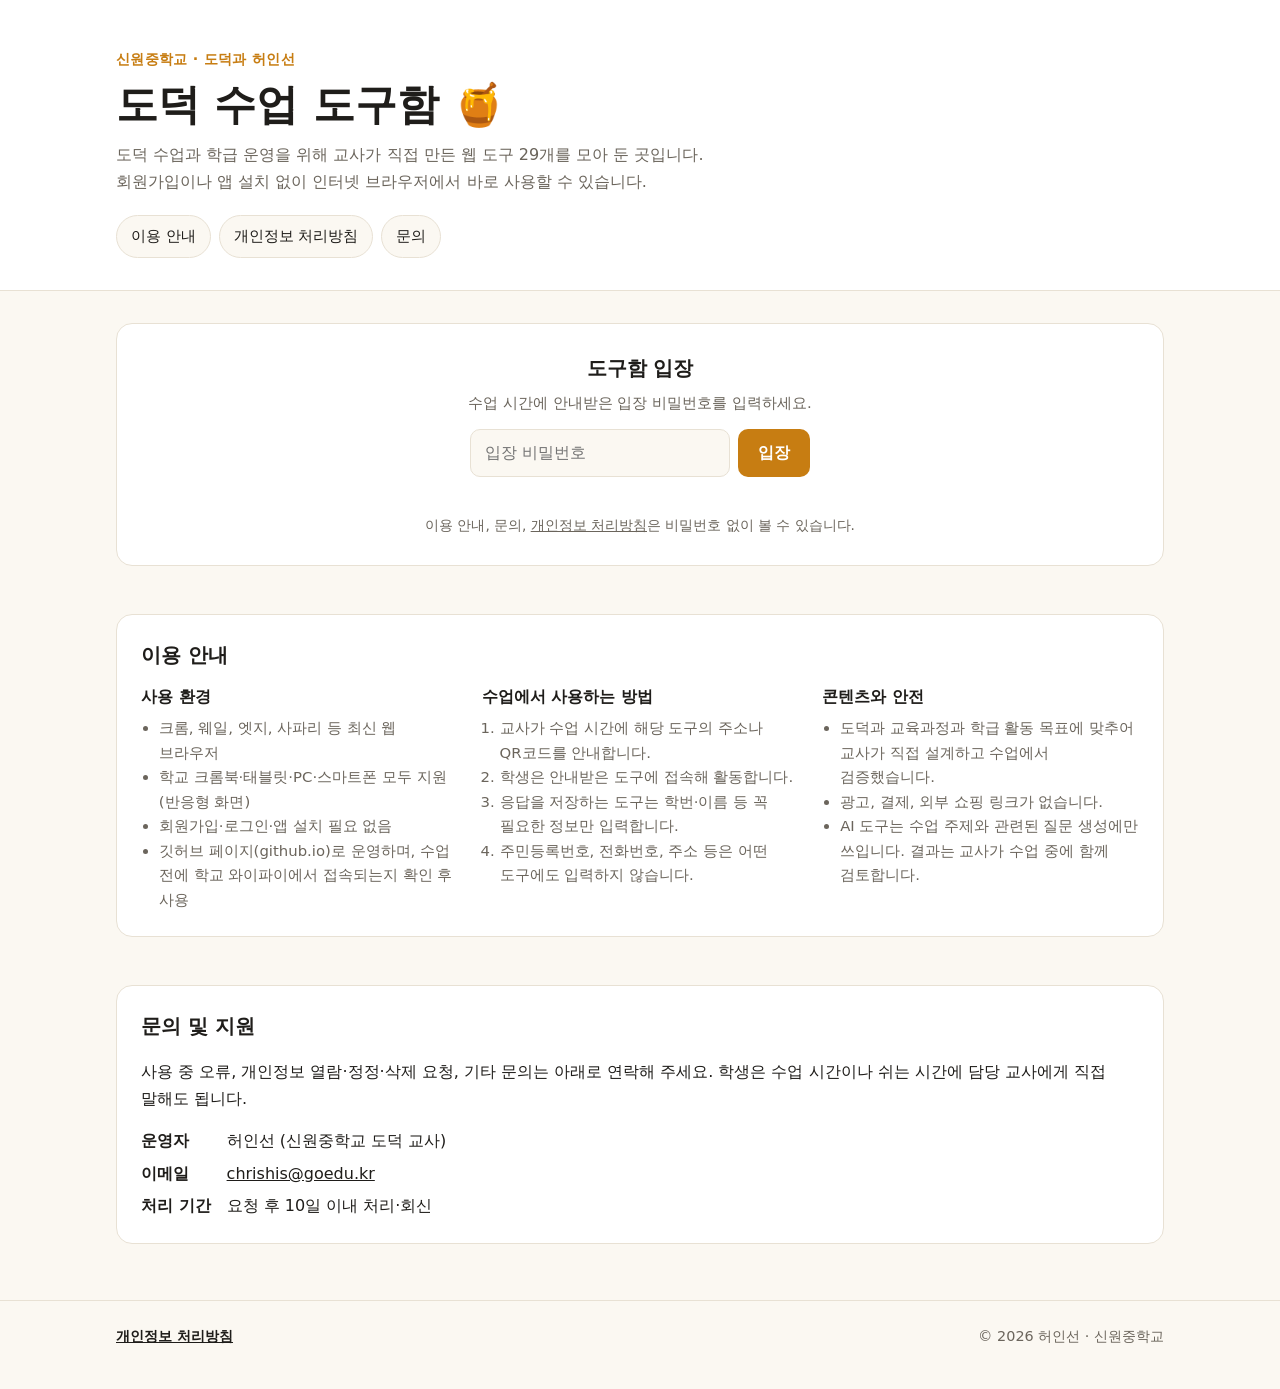
<file: index.html>
<!doctype html>
<html lang="ko">
<head>
<meta charset="utf-8">
<meta name="viewport" content="width=device-width, initial-scale=1">
<title>도덕 수업 도구함</title>
<meta name="description" content="신원중학교 허인선 교사가 수업과 학급 운영을 위해 직접 만든 학습지원 웹 도구 모음">
<link rel="stylesheet" href="style.css">
</head>
<body>
<header class="hero">
  <div class="wrap">
    <p class="eyebrow">신원중학교 · 도덕과 허인선</p>
    <h1>도덕 수업 도구함 <span aria-hidden="true">🍯</span></h1>
    <p class="lead">도덕 수업과 학급 운영을 위해 교사가 직접 만든 웹 도구 29개를 모아 둔 곳입니다. 회원가입이나 앱 설치 없이 인터넷 브라우저에서 바로 사용할 수 있습니다.</p>
    <nav class="quick">
      <a href="#guide">이용 안내</a>
      <a href="privacy.html">개인정보 처리방침</a>
      <a href="#support">문의</a>
    </nav>
  </div>
</header>

<main class="wrap">
  <section id="gate" class="gate">
    <h2>도구함 입장</h2>
    <p>수업 시간에 안내받은 입장 비밀번호를 입력하세요.</p>
    <form id="gate-form" autocomplete="off">
      <label for="gate-pw" class="sr">입장 비밀번호</label>
      <input id="gate-pw" type="password" placeholder="입장 비밀번호" required>
      <button type="submit">입장</button>
    </form>
    <p id="gate-msg" class="gate-msg" role="alert"></p>
    <p class="gate-note">이용 안내, 문의, <a href="privacy.html">개인정보 처리방침</a>은 비밀번호 없이 볼 수 있습니다.</p>
  </section>
  <div id="vault"></div>
  <script type="application/json" id="vault-data">{"s": "C4D4RRCIUOSY8QuQCqdkvQ==", "i": "tITkErhfSoZ9uXXQ", "c": "p/qDWgUicWepKeQEai8xDfZV+qClx6efRsn1BqibQqMDWdAD/7Bl7zzfWEiteEzDstUzS6Xz3vuLJzLBftPqmw3r6uaScKJx4hKyYHki99UwQT4p7GO4otYADAepFzUuRo+8Q3k+yh1OriHGgRT6/D18ciCc09n4kaQvz6PqJoHGN1WZe5pqaFFQGM9lOt2TcBb1X15q9hx+V01olT6jgYU3GZGR5s6Ith/pGMFnZYB3AS9QyhH2R2hItJHxwI3gAJgKF8Vw+UlebrCTNvNmkG4B8+fSh9G8CwYBig8lcexacuNCss53D+smkaIGJ1Ds3hIh+vShzmJcwmdKPbiAp4whdCBTX2krH7L8lxh0Kk8T23FsZHSwRqr6kehVBSgmc28uHTpGHCRS/sSK2W+Z1Nc+7CGlF8IJANLdRPRbL8UuuQtcQsniJUyGPjLYFOCoS9PZG+UJ+46VKHJCOnUR1LmIdvM/3wQr4Myc73w3TqI4IP2++++7w/PrrNvpG+0ZbPqfD6sJJ/vnjLdIJ4XgTL9KSbmbeeGKCeTVrCOUpHiXbhOuSLU8OIH37Q5kPUS/tOxiUNtvUmSSRetSH8QdM8Acrhn5dZzVm/c33gOgW+Or1b5ahwvH79V4VNJ5S55VcM8eQ5MAbsZh1URQBsXUfYoVDsL8LoqswD3p6GWs324d1QRJy0zS2QJMIgwCsKJ7y7gM1o4/hmSFuB9Qbp6gmmnmzeP/aGw7bvvDN965Y/sqoP9sHEtpFkHhYsMi1btD1ZVPI7wVRbMoAsq+gKmpAEkMTCuiRhieAvNEnrrdid7O7/AAgC0rh2BPZbz/M7GxufHigLO/GoOdaEs1ij9keheXQd4aR7ErvgCiueqZBrdRtrIfhN0k9/arLFHRVQ/JlI0lsGNoDb0FlFHWv6w5PvK6gumZlNzkY3k7nMlsKKSHWHtjRa7PYzRJR+P3IJD+aez043HP0gjNNl8q3c0uZpORh8rTwdakWBazXu9kFgN4G1JWM2OEj3CshpgFa4UCansOctgVbFZAz09s6nP9xfjYblh4pfkJji5B8QXu0dJ/4APUIwsBpIKOOgZcCdOsvH3s1dJ3BkOs/oNpCTcfP96enGy2blqS0DhtAMT8i7u1ozC+M5+z8aU/fAcGRT5jQIr5+FOaBHLbQjhpyJugIPK+ToqLHmhouDC8B5Mxjo8vFdwFACVBXLMdKiRU/asdODxgstFJMc5fDsyUWdxakRhBfoPMLwUaPf8AJVW0PnpBZl0G3ERcfOK+AvHIzn/l+Ry0haRjUO2olNUAju82q7IOgyHKeFwaJvq6W7Gwd5hCPC+NOG7ciEbdtJLuAR61yBF61OhyKXHfLPyaLcWB06uVtQ7Rfc82HVyt2n1lMwotpkwPzHYDd0VKAEcE8WSdnw/hdJP6QodtaUvNsY7n6UiAbASYnwdvdJjr5d03IgkLc71zYfbTbU/wspuKNE3Fw7oVuhGMjP+HIhdjCTi17sQmPcdQ/eQkAWmOyGGwJdQjEMhkjFf/4I4vNMmjpDmRjtf3JQsJg+S9/Ta1zoYxT5h67lUaoxwR7UaHZ22PSruT8hrOWV+iFi2l4MQzzbHzMqsX1F2CWD4RLobCtKR+IVviXngyvMUxaaeybj+il+3TePN2+XEIZKut7O9GHvulNsTLUNTloXknMS/O9dVJlT89C5evoTlqarVIZ7gaxqzczbKqX+693ydCNBp5Ady0iCebpmtH16+k2PuzZjmVoaS5P4HA346SHQE/918aNL0iCdXVmX3Sg1q+mCbenIFa+fgVRc2UoAhjMczob/thW87uNUJ6qNwxJAkfNWz7v7+M+bG21hcVH6kgn0jm8gX5aRb/hsKuk2YJUdgsBLbiLwxq2oJx8YpawPbcQ754RV/[base64]/xJ7Q25Wv8hN5ZzL0uPT0mT9Xs/ZQu2lEiB9oWReqO+b0bNrnvWu/O366slGWjUFeeLgePDlI993bpbS0BOOF3Qmcxd3i/Le3MY6/GavD3XkaNbv+Hcx5gqJLS8rQ4owmlulX19hWZgL8fp/ezCU0KcQimSPzd3LQtJk3VcDUhwGgfSlVVhi03N9ruq8W303WJaNQV8yfUyoTOraMN+ELUsLosa+OJEn6DdEjt1QEp6WHx7LcdGrAsxPtkTak39O+3hYfpBUJ7hIhQ72ImNBSoNW1Yb3ZEa8Ws7JPqGGmd0zE6D/+5KqpZGpwlrJ1pDmH/cMuBbNmZicAxrG+guMibPbCdQSqGo3kQx8OZXvAirwTJXSOtX+M2XvbWcjqIsTp55qOOmJJLKtojz9n7nw1jrc5dIwHRf7i8gbvmgXMN3asKKQNntNqKc8RKA8Qj8WRqDAcmt1af1AhH59I0c2pV2ynPF0JOl73fl8rVitw/eCq+/[base64]/C+aTbziZV1RfsHQnL4Gg1eT6wWiPlgEM6XMGoKl2L43ipxzUZRCwF3vwe/69cluo4yWHytWzEIR5OD7oAWOlk9958qgnYJlNSAR5QTlTGoq33I+wv728QExhwgoHJOg5Co4tO/sqjzFNCwmrxSgOrQCwyRdEZssObeJUZWU2c2za8sLwguJHXuZhPPRKQ63EmwfT5djG+stOtfI0iw+Omskeq/swo6YSNvwCrTykk/wtJa9kzukq/chbWuXRjI2x7amiKJ1o6KMZAKnMEZtMEcErHT4/YMhB7MJncBw+7/cauSGXOKajGkZJj1+da8aIFy6whbAA1QrN6NJvcMsoYz1QwpefRLNCcsKomRJojbUZxM7E+0rFgr7uf9fCSD5VsAQlGoIYz2OlrXG6ERzhmR/V2pmKWffmMnafEVDZcGzczC1iiOALWCGYIQcEjnHbaQkG0AUXCDvaXOb+IqiJYlt3hvxFSwTlKENPD2w4nas/0e3nztFeIeRH2KVy58Gq1ch3nGpBa2QWVutDPJQLpe1rUsOOGqHBhwYbC1RSZHdLUrtS0+RWsulgkLD+v4OdDfEIshV/WkxY83BbxnkbDYBC6+kP6a+ZTwNLdXDlrvDpJbyPLSiK8fkFw3RVakEhNgxnEWz1jsxwo7CVlSiU/ahDiT9pXT9FYJaK6/89fOQoXN1/81A7bQ0zCe1ugQPOXrFbyO0yZ47AWLFz+cBcG94gPbiroC76XcqcYyKoIA7CdpP3mYox3V7a1uRUcAiuead064DsDbcrJAW4XpHDQW8sg5QQWmxNWFG3/P1TthH3ekBUa3+HSJ0CN/ndwhiXoVa7KN65XG+R9P1SOFXbCROIFN611simpQHKArsiwYfsJOkmgSNR8Ac84veMt+nEDHU6mj64Cs8o2Nh8V0OgoT2okT0oM9j5C4P7kerOE1yxRdy2/3B6erBQ6VcSCo+jL3OyuHHWY0fmnG+DJ38u2+2kj7Q4mpLKnv8s7Jft72I0ZzbQAgnTqU7my5jWgXU3zZnaCqFSxKyOO8LZcdoF5JwK1UDbC/znEVs384+/+stvb4usbwaYNhUJjmmwGqLO0sU8T2R9c9E4aC5+fYwWD2Zqw+LGCWNZlD6qlIDCvl9SplLylTcXNAYaWNE0T6V9sZ5LjkR1UyCY1+It9JIVb7e+JgsX2tYcpJxzWFJyetuVyAG4WBkl6qkPenI7J/NRYbbkgMKYqqQZvIr4xcZAATIWwI+ULHvxDKYDWZwdEqpZmKG1H28bintLQhUPBoZQ8A8zs9vFTQQtzD8p6W7D7SPvjmireGjr8gG73i37P9gAGEXVpXV7HyUdzn/aZVg2PxRmekmkrPJR/opQHUma5V4BAyz5W+1tgJ3TFhDrZhAfektXJrssLcxKbR0X56VCA0wpGvSvbNgPwt+1Q/0XWttF0vilLyRv+9tMmrYLicDLbYKeANAsoa8eQEciD2kKSjiT/BPdgT4jLIWJoW3efxUxJ2IJPzRzuAo3SAC0aOIxMCrF0mZGJqs5SAeJF2cvWnnWv+Xo9vJoS61FqfWbsbvXBEwTjICQqeCKTGPVBag4wX+AnaC68B5FLili0U/xVweDLrQ32KL92PR05PvrpJtmajp87Q4w6VH8l+u37aRhojavvBSLXRNkDPEF15e3rNVKwtmw1d4oVmWLQbyLTHFdEMiPwyC5ytRZoGr/6UaTeNh/VET+Yf0G3cfvsQbHsrw6Lzn0E3YETm+yyeHP6nqclwkD+/s5ZcuF3xLy4DbC/jhk9/C71Y4q2hyPtJ2WM0qdOvQcDxErUtKvrLOV+p0oP/x36NT+yhYFYYOlmyvCyzNJgERf2WfwUyhzgnPzYl4rdDWfpH8OFR14YzhdYNAkhRmbwq/OmtKYtCVc+u9baZepqXiRYgg+z9Bq4/p9pSS/LSMyd45bK9P3VEqM3CRYSLPGhPYpHkZSu2mHXTZ0s31c4SZ3nwD8pl6SMmzOKrgKRron5zYq+b683DfkO3k4K2eDJ/A+HGDHRwVVtn72IXr1LfM2/nbD+DXf7BtTalDYM1YhPPSYSwZa+P4P7v6mNqx8tBRxzICx+hwSp9GJAn84DDLF8XQf/tsWIlCu+eTEEfQcowdvEwKyaSGKscYeFSp4pqkrcaQziAWRo9CA6aUZZZfJ/+rHyk3Iyw3PsV1EI90PLmvdJsp6IT/MkEMLX7riM3TO8/hHnqrKl831ZF8V0USKEZq3mOf6y2ow+y5mxGnJmwAuMUdJ73CpU6faQV2eFVm3cKH2TQLJqK1leEQszWXZnq2nK2DJwzJRnNvsvMiTgtapqTqWx52tFf0puHAuM5miRs4eVg6onYCiXTTlS3lpIkytPUmR5qTWxjGU6+YjRyUC9MwDeaRRzBtOsrO1BuPywiQF8a/4PJItGYXXGv/5yM/v+0hPyk7Nysd/Lin6tb9xRBLXfS8JbvuXJYSz1kNuQ7Qpwp/wkoBgwxt1KWWoBgvPUf4VfgHYOH99R4YV855uHXXa5UQH9fTdV9I9dOCjuPjpeQOLMWhaFmVY2cHvSFXuQ/0DAgiB5RoTQKD/V+HAMM2GSXPMRnH+uat6V/9tGUbwS7T/ZIFh6nFceILGpnK3LtuzzV2u/vm9TGlMMPhO0Qenxj2up7pSXkQXhFWyl98u9XSqiCM99A0oT/FyNdhSID+JrwqalsY6U09DWdeSkOX6qdd4tVxQ16F+2a0C6VPxVitEi7dI5zV66hNTipjhOLx3HMbO3Hj1KWpv0KTDNvRgnysPldzWKeF6boi6Fcj2PxxCe/WALgrqzfxRsv0/yGdIxLt2pFSBUT2wGPuhKl60smdLAuxfBkRegHFJ21Rlvo9SNYC4ICfuwwx2t6xKf305wLr0joCuEMHsFvlUBP1yIfwlgazggdfgyvxZeWgB8UohxLMXsmIYzJ1ppvbUaU09Wgm3e5Bv24FACU0rb67jde15gWXVwLUEaFP2+pigSn5oA//wfmOAmxQ1O/qbYRJRcPtNWQ7yoOWTkIJdgEWbEeX+BQfeRmEPXPwXWNT5/E4QVxCQ7z2foe9QIBFnsnxdXb3eHlsf3d3byPSPGmcEPdGFLYUhq2DDMYrNOXF/fpQ2GHEZlcMw/gXO36RBQSZfoT6I+pED3y/[base64]/lQZ2ksrf0qpqgwGngTa3qwB4RTHe3Ztz0fKSIbxUrC0BtJT5KvdGDT5v+lrQJ4/k+lLPkVMIu66JTaJS6+Ct3Qg+DuFi0hhi5n4xlfWF/3RNqMfIucG/sgbIN1l4IrFeO2K1LZI3vRUoAZ4mMDS4fPxBxtoU0W9XKnvXwn1Eq8qkMiRCmHLsKtQhjudJAQNOSCBZ8O0pXz+i2k15acyZNUIq533WR3N8vCPyCK9wuLOFfPQjULA8KC4XBv+XzcqJPMltaclI0Lg1HTPAXy79NO1d1Uguo2JT1buYMEfWx68ruNObWOWqTJ/daL8skpWHw0FXwWrzB6eE9Bgg9zbcvvadIyncrHwoHXF4NPLvTF/TL38jFXDLKTJ5ZLsupw8fHv+qkxAoOTRU9/duZPoJZzGNj2vQ48AVustUfc+a+ZZg2056WI9TuZfaaXo3bj2hcLwKsC9BXVdgNgvzbwXOxWaDPIYPSprocTj5BC5hEAEdnrYpqBUo4OMQb074iSC3I/LJCbMUIsfrl9tJUT7SmLYCom1JO0yQ9eX9DzyJJfGk2yq2/hvWJrbV2iUcSKp10nzJmzTozuVKTW8MZjgKwaKZYaEQGWbfYpsJfo33V6Y6wF6aTduHbg8VP/naw6sNb0/+0mhS7denNcjPMLeKPl8hT+qdXuzfVziJucbcBCHkPgoY+b8gX2aBSVyacYq+trqsXnNfE7lVk/5B34YDE5RjFVGeybFVyUo+mc/o0IdOwalkxusRtnSKWfyybQMrVR/z5hSNsqr8wAbqW+7E3zL4wVJri3nXZ+qstXB82YvOvyNViLmwHN/Xmc9nU2ue6ELPsxFSwcLY4EcGMyBb4W55VWB6BaDUEnfbGhagzoBOUjVUpDLFK3Rcb4yn/hgyVuq4xWKCNm5MqmQO+Kjl2iXYUGh619mV5vYM4y3/Qr1SSm6DWk6WT5DBIAJGXn+Z/WxvPnxecpTGi/y098FSjEViCJwLPAtMeNrvXp6xld3NRsIGl6YPS9lRbJci2drtz+rV5XN7KCAlIARkPPO46U1h3DPwL1Ya33i7FTzOIILY67aLyaHmgo/JJZazKcUeJ94Tq0Kh0h8R43NUwYiafgS29hJkIn0SV/GCSw4gjg/81rNtKt+Hjh4plnbBfHTJjMqUITRh2xDN+ge3iSiX2qQY6toSWEhRaEnhY9MM+EOFZaguXAplQVJV/O068/+Vw6wZh7NUTuNoojnkuI62AJEwtmmgxL6OAjJEpKU/Hsx2uZK0OZ2u4eJPXwortUITCk4DF2ct53X6o/wl31tQXxL2Uk/E8yPODVDHoNam0JH6CZKIgmAVibbBMoJ7TnJDVW0PFg7vnhadkjFERdMy/W0nI1AhKI26fRF/a1zSvXLt+ISFVsvrFnlCeUdRRFwi4+hkU9hrRQ7pY8ogvUhDe9UQyP9qYa8j6odfzvHpDj1gTO7Jhv9Wa3iSVB7uaN3YPwTM/0GpLh+jYqzUMxiRkuxhvPeqLoqH3E7qcGl5bgNcIfvkKzFI5q/iLrp7+/junScfae2bZ+rn9c/T5ZYyByXBeT95Doc/vJYR82ibfQNeecSP2zar43lsG3jwHxF2A37s2ubSEhLzJxaiXV48g9GHtgYoDcRYK87LT2+Veu6OlmUsSQa/4dPWBAi6qMB9uiFzedWZUBnfHr2XIfD66eKMAWYbRvoMVXcZWK9ODAMzIEtvMkT8+sZsoZlMmLa5/jf+qhggyzKN7OOI8Mvq6OSlEy/pmZ+ZI7CWQWsyYx4yLeD8iPaqWCtoxhC+T5aMjjcD9f6ZmG+Qg7m/pYldsVuTfy++0x00bigksIy35fTuKYdQChwvieUOearUln9aEq8r2qLXQfWtir7AaFXx56zj2kJTRlxgJ/tLKa1cuBBB8rbFs28kzxZ6i79YXIXehLKIJJACrjKn6Gau7eFbD24S9CMqADkbU5Co4bML1BH4nqrz6mY+EJGdDS/MMw+S8eS9CIPTZjNCBYmLTOusW+xMaDR5IoVGli2dMbJwzF7K6ecYvXMlnBPa2W8dA/FqhCJ2GTKGlX+KiRUKxU/UgQ3gcEyqBGN6Rmbxjks8HIflancIrrpSVayu/[base64]/nqZJoReA/48ejtohnkM4HYn4nX5yVplsGIryAxRh3t4Imz0KxaYQodSZYxkgvVy95NoI4VskLLlw+K4jJ/wDFgKTo64pNjWgYZqAjU/MznTAlhL6JgXfkOL6O/NjF7DO7u9gZWMN7SYIcjrIpD/GctCxqk0U0CozhFQazrL8eD2m30nMT9ipMgWqgtoydOVxK3RJAWGu735uZzWqEJbmXc1Nf72E3sdRLia/4/h1Y4jqtSUENvNLlK432qgBZquvyTlXg0tdUvW69bMDvgNMRH92B5j36WUKBvYxTz5VaQmTfT57i8aKHCA+RISXH+qrbN4EBynTGJPzXFWXYvKOjZrXiAsuOWRptWgaJmXIw+DCA8DrBAjRQYFlAa0gGsYKEUBid4cJw4+CkWOenGhb/INN9IdDxfYzr3odN6fgE87hDy5iHlHnjlTM0UTHucNVg/l0zuvLknd/Z+RPUW6wn+dnAmZjrvXIOZodPlBhp2VLPZuAVTJdtNRB135QqV5akcYXTHUEsqviIVfxNDSxuxe7LWfVo4/lRdKaHuJOIjgqy7ZkEFB04mP06+tZ+1ND+K8k/6hRzsdCS550QB5Vs361HPSymAyTewOUxaX3I1Mcg5gMBJrnOe7V226gAAbf749t1kiGVJ/uwbTEWYndxA2ZuiFR/TMux2wSu72T/3GpOBW/XxOM6jXS/hzMqAvzuGeDb0GNxsF0VJXs5adkrPxaUdJhPnX7KcJZcyRwvDdBP6/ar4XmjbLCD0F0OekoXzjEOR9KjoaZxE2AE+KpCf/C/5q4hRGgRjQ9UOCfCwdtzYL7R3fjHSEtlJUMQXCeK6xIFZk0WSjN/00ZlGZM7KLidj4I3WNeNbZDclQBWc+tx+vICYrhGUofjl2mn7g2/ml8t67eeThQI7wlcNc1kJsfET7mMnaYi/2RNGxAN6nv3UflSCeaq3mk8oysKax4hwJtmbUyS+T5kTLKrQ0BHs1MXd8TZWl9Vyrp3bOXU3puMB3Pv4k70S3r+eKNEq+QmrurwNfPmt7eCcbCV010oxZGUQqgw1mpWkL+ZAQlM/[base64]/Vi6NvJBVacEXKTjqfpxRvrJosqtdGX3tbXrJSATukHpsio9n6WqsIw1CfPWAIHLgI2oegR6f0mQcF4y/8LevJUqvV3p2K9EWeOPoTnGk+5kI+6sjF9fl0w2foHRitAU9riOj7wylYsmrqpJKObiw/7epe+CEGxsf9a6RkumanfaJqeqsx2h4Sh4zbRywjfmBLPgglFER6O8gGv2h8coYI6QqHr0hEUSYuCxNb/UMQdFLbA8nGtKfVhe8ccfCwlFua3SG31MBkoSzsbz8ykXRaOQ+wl2ZU8UR74OPw5Z19UaqzNuyvjcbAcktBKQlyjlOEQRBpd+1dQAfIa0W6PbHNz5t9TsphSat/tkRio8CcU8tPs6i0DKz69uRORZPHaEqZqqWEDjHRXoKzTUpT9MghN3u62/MGoxabM5wzn4nVWXYRumiptwqOQzGjTpyZbW7Dhc+kvpyqkh7OuoSQLY5ITmEHgQK6paNNe6cxPm3lA0bLwp1rRBUm9HVJ26Fh7p5nNjxLaWZwJkUP2MDJVJUVcymD2TzgFc38xIkJWjT3bV/DSLTTepElJIh9ptMd36uwpUt6tm8za43yvbvTPajqENeUPl9X2LMaDxvfaRHI6mFU1IdpdxbyIIUwGd+4nNEUoxojIecirxTym/TZgTr5fjBxtwQd1NnpPnHXd6wQnFjeDv5z6sl8LILUK+ez3g7LOOWdfkIo2jbiHM97xa7XulpDlzhRGjPgW44bqgIw8vKGW/tMtD2eoXI9wF/[base64]/oi5X8h9Pwvqt71mQKN9Lx24JV8FduGVi42gVK1T+D5SiQ3YH4gW63c6V9uKXE/eJ+pV/21UexcXn3yRZnTZ6POuhfkq1RBmbtmJgIvVWr372K0j6NmyaFTtIepmmHmQajSn6YKYB8VPqNtU7UdxXkr7mLv5IMwCLqucumijEgejClNgOzEO8PFkjaagpHOolhEyr8SmsBRhX71KjmcHbDarbvCk+sqUDkMqSrU5lQ/7c5MoSd5wPdhagA71JELhRO0G/+51RYXE9FJz7zZd0FDorc/h2Aqqku5G/faqwCSj9cxonpWi2gBBNaXtzyJv6sbXFE4L5eroB48wpyHyJDXccQULZbE429isQb6EaZSv4CPX7bWfy3elC8WlIepvp/2UPUHiLmYZkdt2Rj578DtTtPeoWez8lnlWsmZgRMJYBgsqDPvgvc8lOB1avJ0cZwlYYXnVAI04iuYC8SCF3EHSd1AKG5iZJSmsz0woFsoPkQbCHuQMv3G9KUO3JCZKVc2SmHNHmq+vcukBUG7YePH1b2V/lySOw2jGSoN24EhSFJ/0y8zF0oHUh1Bctf32jg0dgWU95iklIwPTAp6J12JRFOX2BIrNWF3ktrI3o7ji0qRWte0gZ3i65bVuaHKQ+vIjxv+UOOkGW5drhbOmMikj3AKzDBBf+TViy8PetaErvaHYq7BXDaI/T2h+GrCfAhldYPrAG23bBLIMpGHc76HefMci2wSZeuWr40K2XwtfLhll/e/iqaDu3Qt5eZ+38b50ej21aiIxUn+1wJJTQVpZQOCokgkuE0pWgC6q0eGBXptTyUydxRRmtA3gVnAxJyiHd6PObmB+7IEoUkSxMjKF942N0j1SsdnXQueCjqksIIgUw0Mx0lg1nNa1H/XY+LmqHZ2zgF3dRGvJnJ+hdRQ+l7/UbRzvv4INCnYYJDobhxsuAk7rQacdKW/NgipA3Gi2IpKXlfRYSFHid0BjW7Yg5F/RSY7dA2fgHbgoJQEkjsxT79zOGpPhPjElJTyvEWOpT4iLAD7Ikjmt0iHw4ZdjeztkFQyOvRYOHKDsImeSvA+FKyQ/cUNLVodiIWQ1doQjZf5LMnbuzT8tk21e3YfX1oeT4ICuwQNVrmZmDwwB8oD1BYyOKP5bMkTpE1pETiHrOFWL7iGBOHLGjOW104MWlEW8PcJQYVk50EejKO3qFOnpohHERoj2J+h8qcwepyFzRYzvgX1BYsOnzqzUqKqr2/[base64]/HSofwSQ0bXgcOLona9gBc7Im+yjmvESJOQO/rVpqyqZpr/2L0o2TAE9FM73mwNCu1LXgWkdA6QHPYjd+tARn9Gkl5I5LnuAyqNPycGDBcaVqC4ozDZc5JdRwgIzFSzO+zCGyGg+HizfA1mETY1x9J1O4hD+TlpSRFDk0EKfbMd/PDpctHfLOW1xloQoIAf0rhVgs3U+W1mQ3Bz828qnfQdMVC7f8jTRfL6wJS7Eg0olBS4sfdwvC84S4YCeH1SALmzrVyrLkpCo7n3jl/aTNai4OKWfcP4+k5OdNGEeR2LZmhOkHh5FjVG1c0Q8S/PO8u+xbnBFu25hNlfGDCVMuGjcjeGJk6mLXs22XMozczCwTrXKSCcPbh3tZ08I4U6Ersm3QNF71vGpoMVSxoheYhyHZLYabNlEqkymGlGjctYbtNT/LHD27/PzAGW8vBhYMqTYXsazsVO6QyRTlwBJasYiFPGSscNJddaNlDY1Ex5jrzVS7G8eybZAfqVBrwRGZvGpV4qWgZ/fXVQtJNTZB/BkuK49izD5GRFC/BMoJDCqSHW20B0F2OGluaVTgyQ1+n2iIgWprTeYD/iqAEp3lZose4gyLfL+8j1ra8fszziO60YCJvYjZEk30Dk4OT9FWCjkUy/poOL5GI6/TMsS6y7jXrx/I+EYADLe4D4cTAU0CygBEkjG1ZJseJZfER2QnOQ+qooYHEi+gcSpYEmnwHbXbIOnCrR5NWO1vU1bFPDG/uE/Xqc9LG/zqV1CukUgitV1yK0fJFZoYGffLA4X2ItBfDOHOZ2ndjDA4duxfbl7qS/lmc2Y8ju/OHB5wWdvVYx7ApOpo8f0lu7+BhgWdj/IsbpcLnUmjIfOcTymRxI4TGra6Fw5I/LZS8ihCcbXu6ARapb3qDDgzSEthdRXMv9t59s4EVvdtHPDniKyXxKCNkK+4wBV2jQ3CW7nlJ5FYKWFg8fZwJPIwuqSDeg4fD3BdChUXjoaB1JSXm6UcTFXB6pHmiDuMBr2H5NUOX7VxvI6WVV/QC4FYmndVhW/[base64]/9BYaVSVJk8F+rc39zPHhHkGKgahKzAgFHdADhl8Y+l5DTMrZFUeGCIJPXT2Lc2eEeaZ01Zh+uyJqlKvPv459JGNKo4kCGvxC8wInLhJyyGHd1/fF0nNvw/[base64]/4qm1Osbu/d7DjZiwRhQcasl4ZJ10tVHo9x2w4VbyoNB+/6xoSsTnYETw/i0nSYwafZIyZbMthK8t+/wc44zAp6F3tmUt0Key1D7aTtGEm6lzfu/ZhpjOBoO8YGFrO03Bx5cBT+pn28Te2A3xMq7qcF7t+rHoY79DUIgGe6iJJqVpoINnz7k5WzQyKQLA2GDGFt8TyRqz2tYYyiQhb9mZHt8apkr6TGQYjE2iK9WchFOB4EiohDTeA9BHggFbzRmntOEn+w9M6OvPZR4o6SY9HkWEsdZVPhPNqg==", "n": 250000}</script>
  <script>
  (function(){
    var d=JSON.parse(document.getElementById('vault-data').textContent);
    var u=function(s){return Uint8Array.from(atob(s),function(c){return c.charCodeAt(0)})};
    function lock(){document.getElementById('vault').innerHTML='';var g=document.getElementById('gate');g.hidden=false;document.getElementById('gate-pw').value='';window.scrollTo(0,0);document.getElementById('gate-pw').focus();}
    async function open_(pw){
      var base=await crypto.subtle.importKey('raw',new TextEncoder().encode(pw),'PBKDF2',false,['deriveKey']);
      var key=await crypto.subtle.deriveKey({name:'PBKDF2',salt:u(d.s),iterations:d.n,hash:'SHA-256'},base,{name:'AES-GCM',length:256},false,['decrypt']);
      var pt=await crypto.subtle.decrypt({name:'AES-GCM',iv:u(d.i)},key,u(d.c));
      document.getElementById('vault').innerHTML='<div class="relock"><button type="button" id="relock">처음으로 돌아가기</button></div>'+new TextDecoder().decode(pt);
      document.getElementById('relock').addEventListener('click',lock);
      document.getElementById('gate').hidden=true;
    }
    document.getElementById('gate-form').addEventListener('submit',function(e){
      e.preventDefault();
      var m=document.getElementById('gate-msg'); m.textContent='확인 중…';
      open_(document.getElementById('gate-pw').value).then(function(){m.textContent=''}).catch(function(){m.textContent='비밀번호가 맞지 않아요. 다시 확인해 주세요.'});
    });
  })();
  </script>
  <section id="guide" class="panel">
    <h2>이용 안내</h2>
    <div class="cols">
      <div>
        <h3>사용 환경</h3>
        <ul>
          <li>크롬, 웨일, 엣지, 사파리 등 최신 웹 브라우저</li>
          <li>학교 크롬북·태블릿·PC·스마트폰 모두 지원(반응형 화면)</li>
          <li>회원가입·로그인·앱 설치 필요 없음</li>
          <li>깃허브 페이지(github.io)로 운영하며, 수업 전에 학교 와이파이에서 접속되는지 확인 후 사용</li>
        </ul>
      </div>
      <div>
        <h3>수업에서 사용하는 방법</h3>
        <ol>
          <li>교사가 수업 시간에 해당 도구의 주소나 QR코드를 안내합니다.</li>
          <li>학생은 안내받은 도구에 접속해 활동합니다.</li>
          <li>응답을 저장하는 도구는 학번·이름 등 꼭 필요한 정보만 입력합니다.</li>
          <li>주민등록번호, 전화번호, 주소 등은 어떤 도구에도 입력하지 않습니다.</li>
        </ol>
      </div>
      <div>
        <h3>콘텐츠와 안전</h3>
        <ul>
          <li>도덕과 교육과정과 학급 활동 목표에 맞추어 교사가 직접 설계하고 수업에서 검증했습니다.</li>
          <li>광고, 결제, 외부 쇼핑 링크가 없습니다.</li>
          <li>AI 도구는 수업 주제와 관련된 질문 생성에만 쓰입니다. 결과는 교사가 수업 중에 함께 검토합니다.</li>
        </ul>
      </div>
    </div>
  </section>

  <section id="support" class="panel">
    <h2>문의 및 지원</h2>
    <p>사용 중 오류, 개인정보 열람·정정·삭제 요청, 기타 문의는 아래로 연락해 주세요. 학생은 수업 시간이나 쉬는 시간에 담당 교사에게 직접 말해도 됩니다.</p>
    <dl class="contact">
      <dt>운영자</dt><dd>허인선 (신원중학교 도덕 교사)</dd>
      <dt>이메일</dt><dd><a href="mailto:chrishis@goedu.kr">chrishis@goedu.kr</a></dd>
      <dt>처리 기간</dt><dd>요청 후 10일 이내 처리·회신</dd>
    </dl>
  </section>
</main>

<footer class="foot">
  <div class="wrap">
    <a href="privacy.html"><strong>개인정보 처리방침</strong></a>
    <span>© 2026 허인선 · 신원중학교</span>
  </div>
</footer>
</body>
</html>
</file>
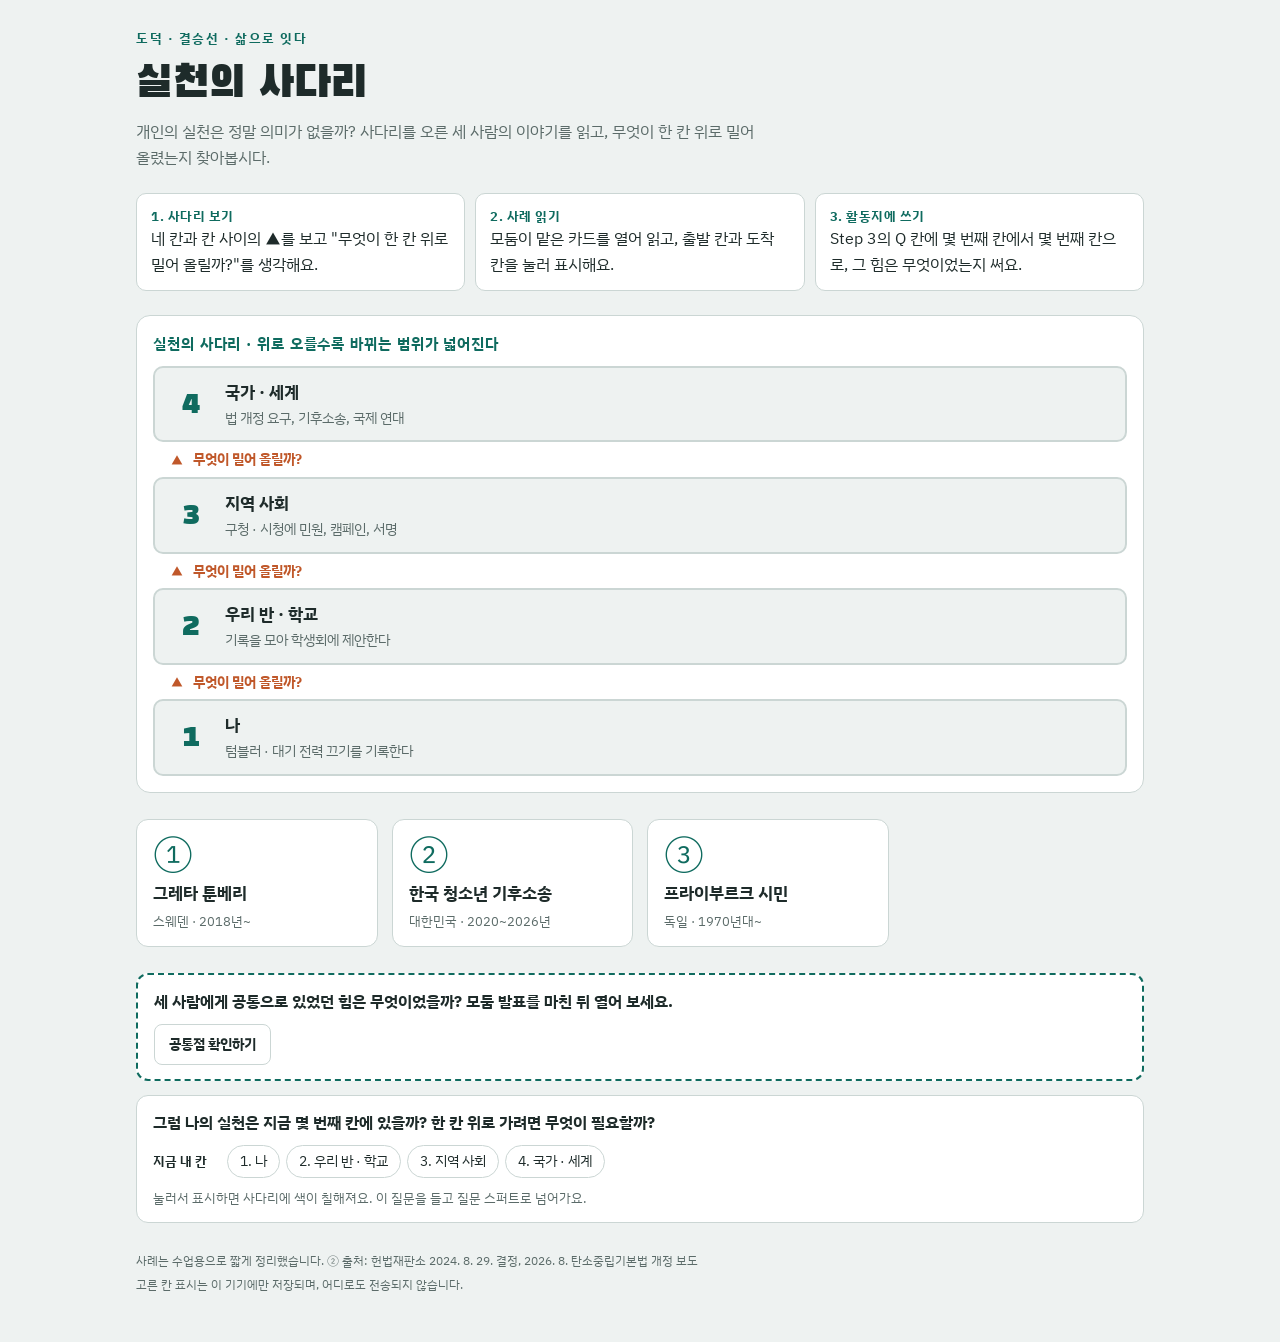
<file: ladder/index.html>
<!doctype html>
<html lang="ko">
<head>
<meta charset="utf-8">
<meta name="viewport" content="width=device-width, initial-scale=1, viewport-fit=cover">
<meta name="description" content="개인의 실천은 어떻게 제도의 변화로 이어질까? 사다리를 오른 세 사례를 읽고 한 칸 위로 밀어 올린 힘을 찾는 수업용 카드">
<meta property="og:title" content="실천의 사다리">
<meta property="og:description" content="개인의 실천은 어떻게 제도의 변화로 이어질까? 사다리를 오른 세 사례를 읽고 한 칸 위로 밀어 올린 힘을 찾는 수업용 카드">
<title>실천의 사다리</title>
<link rel="icon" href="data:image/svg+xml,%3Csvg xmlns='http://www.w3.org/2000/svg' viewBox='0 0 64 64'%3E%3Crect x='10' y='6' width='44' height='52' rx='6' fill='%230F6B5F'/%3E%3Crect x='18' y='16' width='28' height='4' rx='2' fill='%23fff'/%3E%3Crect x='18' y='26' width='28' height='4' rx='2' fill='%23fff'/%3E%3Crect x='18' y='36' width='18' height='4' rx='2' fill='%23fff'/%3E%3C/svg%3E">
<link rel="preconnect" href="https://fonts.googleapis.com">
<link rel="preconnect" href="https://fonts.gstatic.com" crossorigin>
<link rel="stylesheet" href="https://fonts.googleapis.com/css2?family=Black+Han+Sans&family=IBM+Plex+Sans+KR:wght@400;500;700&display=swap">
<style>
/* Layout: a case-file desk — a short brief, then an evidence board of 8 numbered cards; tapping one opens the full exhibit sheet. */
:root{
  --bg:#EEF2F1; --paper:#FFFFFF; --ink:#1E2B2A; --muted:#5B6B69; --line:#CBD6D4;
  --accent:#0F6B5F; --accent-soft:#D9ECE8; --stamp:#C0582A; --stamp-soft:#F6E3D8;
  --done:#2E7D4F; --shade:rgba(15,30,28,.45);
  --display:"Black Han Sans","IBM Plex Sans KR","Apple SD Gothic Neo","Malgun Gothic",sans-serif;
  --body:"IBM Plex Sans KR","Apple SD Gothic Neo","Malgun Gothic",sans-serif;
}
@media (prefers-color-scheme: dark){:root:not([data-theme="light"]){
  --bg:#121A19; --paper:#1B2524; --ink:#E6EEEC; --muted:#9FB0AD; --line:#2E3C3A;
  --accent:#5CC2B1; --accent-soft:#1F3632; --stamp:#F09A6E; --stamp-soft:#3A2820;
  --done:#6FCB94; --shade:rgba(0,0,0,.6); color-scheme:dark }}
:root[data-theme="dark"]{
  --bg:#121A19; --paper:#1B2524; --ink:#E6EEEC; --muted:#9FB0AD; --line:#2E3C3A;
  --accent:#5CC2B1; --accent-soft:#1F3632; --stamp:#F09A6E; --stamp-soft:#3A2820;
  --done:#6FCB94; --shade:rgba(0,0,0,.6); color-scheme:dark }
*{box-sizing:border-box}
body{background:var(--bg);color:var(--ink);font-family:var(--body);font-size:16px;line-height:1.6;margin:0}
.wrap{max-width:1040px;margin:0 auto;padding-inline:16px;padding-block:28px 48px}
header{display:grid;gap:10px;margin-bottom:22px}
.eyebrow{font-size:13px;letter-spacing:.12em;color:var(--accent);font-weight:700}
h1{font-family:var(--display);font-weight:400;font-size:clamp(30px,6vw,44px);line-height:1.15;margin:0;text-wrap:balance}
.lead{margin:0;color:var(--muted);max-width:62ch}
.brief{display:grid;grid-template-columns:repeat(auto-fit,minmax(220px,1fr));gap:10px;margin:6px 0 24px}
.brief div{background:var(--paper);border:1px solid var(--line);border-radius:10px;padding:12px 14px;min-width:0}
.brief b{display:block;font-size:13px;color:var(--accent);letter-spacing:.04em}
.mine{display:flex;flex-wrap:wrap;align-items:center;gap:8px;margin-bottom:16px}
.mine span{font-weight:700;font-size:14px;margin-right:4px}
.pick{font:inherit;font-size:14px;border:1px solid var(--line);background:var(--paper);color:var(--ink);border-radius:999px;padding:4px 12px;cursor:pointer;min-width:40px}
.pick[aria-pressed="true"]{background:var(--accent);border-color:var(--accent);color:var(--paper)}
.hint{font-size:13px;color:var(--muted)}
.board{display:grid;grid-template-columns:repeat(auto-fill,minmax(220px,1fr));gap:14px}
.card{position:relative;text-align:left;font:inherit;color:inherit;background:var(--paper);border:1px solid var(--line);border-radius:12px;padding:16px 16px 14px;cursor:pointer;display:grid;gap:6px;align-content:start;min-width:0;transition:transform .15s ease,border-color .15s ease}
.card:hover{transform:translateY(-2px);border-color:var(--accent)}
.card:focus-visible,.pick:focus-visible,.btn:focus-visible{outline:3px solid var(--accent);outline-offset:2px}
.card.is-mine{border:2px solid var(--accent);background:linear-gradient(var(--accent-soft),var(--accent-soft)) top/100% 6px no-repeat,var(--paper)}
.num{font-family:var(--display);font-size:40px;line-height:1;color:var(--accent)}
.ttl{font-weight:700;font-size:17px;line-height:1.35;text-wrap:balance}
.meta{font-size:13px;color:var(--muted)}
.tag{justify-self:start;font-size:12px;font-weight:700;color:var(--stamp);background:var(--stamp-soft);border-radius:4px;padding:1px 8px;letter-spacing:.02em}
.read{position:absolute;top:12px;right:12px;font-size:12px;font-weight:700;color:var(--done)}
.teacher-only{display:none}
body.teacher .teacher-only{display:block}
.ans{font-size:13px;border-top:1px dashed var(--line);padding-top:6px;margin-top:4px;color:var(--stamp)}
/* exhibit sheet */
.sheet{position:fixed;inset:0;background:var(--shade);display:grid;place-items:center;padding:16px;z-index:10}
.paper{background:var(--paper);color:var(--ink);border-radius:14px;max-width:640px;width:100%;max-height:calc(100% - 32px);overflow:auto;padding:22px 22px 18px;border:1px solid var(--line);display:grid;gap:12px}
.sheet-head{display:flex;gap:14px;align-items:flex-start}
.sheet-head .num{font-size:56px}
.sheet-head h2{margin:2px 0 0;font-size:22px;line-height:1.3;text-wrap:balance}
.facts{margin:0;padding-left:1.1em;display:grid;gap:6px}
.q{background:var(--accent-soft);border-radius:10px;padding:12px 14px;font-weight:700}
.q small{display:block;font-weight:700;font-size:12px;letter-spacing:.08em;color:var(--accent)}
.todo{border:1px dashed var(--line);border-radius:10px;padding:10px 14px;font-size:14px}
.todo b{color:var(--accent)}
.todo ol{margin:4px 0 0;padding-left:1.2em}
.src{font-size:12px;color:var(--muted)}
.src a{color:var(--muted)}
.nav{display:flex;flex-wrap:wrap;gap:8px;justify-content:space-between;align-items:center}
.btn{font:inherit;font-size:14px;font-weight:700;border-radius:8px;border:1px solid var(--line);background:var(--paper);color:var(--ink);padding:8px 14px;cursor:pointer}
.btn.primary{background:var(--accent);border-color:var(--accent);color:var(--paper)}
/* hint */
.hintbox{border-top:1px dashed var(--line);padding-top:12px;display:grid;gap:10px}
.btn.hint-btn{justify-self:start;background:var(--stamp-soft);border-color:var(--stamp);color:var(--stamp)}
.hint-text{background:var(--stamp-soft);border-left:4px solid var(--stamp);border-radius:8px;padding:10px 14px;font-weight:700}
.hint-text small{display:block;font-size:12px;letter-spacing:.08em;color:var(--stamp)}
footer{margin-top:28px;font-size:12px;color:var(--muted);display:grid;gap:4px}
@media (prefers-reduced-motion: reduce){.card{transition:none}.card:hover{transform:none}}
</style>
<style>[hidden]{display:none!important} img{max-width:100%}</style>
<style>
.ladder{display:grid;gap:0;margin:4px 0 26px;background:var(--paper);border:1px solid var(--line);border-radius:14px;padding:16px}
.ladder h2{margin:0 0 10px;font-size:15px;color:var(--accent);letter-spacing:.06em}
.rung{display:grid;grid-template-columns:44px 1fr;gap:12px;align-items:center;border:2px solid var(--line);border-radius:10px;padding:10px 14px;background:var(--bg)}
.rung .rn{font-family:var(--display);font-size:30px;line-height:1;color:var(--accent);text-align:center}
.rung b{display:block;font-size:17px}
.rung span{font-size:14px;color:var(--muted)}
.rung.on{border-color:var(--stamp);background:var(--stamp-soft)}
.push{display:flex;align-items:center;gap:10px;padding:6px 0 6px 18px;font-size:14px;color:var(--stamp);font-weight:700}
.push:before{content:'▲';font-size:12px}
.band{margin-top:26px;background:var(--paper);border:2px dashed var(--accent);border-radius:12px;padding:14px 16px;display:grid;gap:10px}
.band p{margin:0;font-weight:700}
.band .reveal{font-size:17px;color:var(--accent);background:var(--accent-soft);border-radius:8px;padding:10px 12px;text-align:center}
.pickrow{display:flex;flex-wrap:wrap;gap:6px;align-items:center}
.pickrow small{font-weight:700;font-size:13px;margin-right:4px;min-width:64px}
.minilad{display:grid;grid-template-columns:repeat(4,1fr);gap:6px}
.minilad div{border:1px solid var(--line);border-radius:6px;padding:4px 6px;font-size:12px;text-align:center;color:var(--muted)}
.minilad div.from{border-color:var(--accent);color:var(--accent);font-weight:700}
.minilad div.to{background:var(--stamp-soft);border-color:var(--stamp);color:var(--stamp);font-weight:700}
.minilad div.mid{background:var(--accent-soft)}
.me{margin-top:14px;background:var(--paper);border:1px solid var(--line);border-radius:12px;padding:14px 16px;display:grid;gap:10px}
.me p{margin:0;font-weight:700}
</style>
</head>
<body>
<div class="wrap">
  <header>
    <div class="eyebrow">도덕 · 결승선 · 삶으로 잇다</div>
    <h1>실천의 사다리</h1>
    <p class="lead">개인의 실천은 정말 의미가 없을까? 사다리를 오른 세 사람의 이야기를 읽고, 무엇이 한 칸 위로 밀어 올렸는지 찾아봅시다.</p>
  </header>

  <section class="brief" aria-label="활동 방법">
    <div><b>1. 사다리 보기</b>네 칸과 칸 사이의 ▲를 보고 "무엇이 한 칸 위로 밀어 올릴까?"를 생각해요.</div>
    <div><b>2. 사례 읽기</b>모둠이 맡은 카드를 열어 읽고, 출발 칸과 도착 칸을 눌러 표시해요.</div>
    <div><b>3. 활동지에 쓰기</b>Step 3의 Q 칸에 몇 번째 칸에서 몇 번째 칸으로, 그 힘은 무엇이었는지 써요.</div>
  </section>

  <section class="ladder" aria-label="실천의 사다리">
    <h2>실천의 사다리 · 위로 오를수록 바뀌는 범위가 넓어진다</h2>
    <div class="rung" id="r4"><div class="rn">4</div><div><b>국가 · 세계</b><span>법 개정 요구, 기후소송, 국제 연대</span></div></div>
    <div class="push">무엇이 밀어 올릴까?</div>
    <div class="rung" id="r3"><div class="rn">3</div><div><b>지역 사회</b><span>구청 · 시청에 민원, 캠페인, 서명</span></div></div>
    <div class="push">무엇이 밀어 올릴까?</div>
    <div class="rung" id="r2"><div class="rn">2</div><div><b>우리 반 · 학교</b><span>기록을 모아 학생회에 제안한다</span></div></div>
    <div class="push">무엇이 밀어 올릴까?</div>
    <div class="rung" id="r1"><div class="rn">1</div><div><b>나</b><span>텀블러 · 대기 전력 끄기를 기록한다</span></div></div>
  </section>

  <main class="board" id="board" aria-label="사다리를 오른 사람들"></main>

  <section class="band" aria-label="공통점 찾기">
    <p>세 사람에게 공통으로 있었던 힘은 무엇이었을까? 모둠 발표를 마친 뒤 열어 보세요.</p>
    <button type="button" class="btn" id="revealBtn" aria-expanded="false" aria-controls="revealText" style="justify-self:start">공통점 확인하기</button>
    <div class="reveal" id="revealText" hidden>한 사람의 실천 → 기록과 증거 → 여럿의 목소리 → 규칙과 제도의 변화</div>
  </section>

  <section class="me" aria-label="나의 칸">
    <p>그럼 나의 실천은 지금 몇 번째 칸에 있을까? 한 칸 위로 가려면 무엇이 필요할까?</p>
    <div class="pickrow" id="meRow"><small>지금 내 칸</small></div>
    <div class="hint" id="meHint">눌러서 표시하면 사다리에 색이 칠해져요. 이 질문을 들고 질문 스퍼트로 넘어가요.</div>
  </section>

  <footer>
    <div>사례는 수업용으로 짧게 정리했습니다. ② 출처: 헌법재판소 2024. 8. 29. 결정, 2026. 8. 탄소중립기본법 개정 보도</div>
    <div>고른 칸 표시는 이 기기에만 저장되며, 어디로도 전송되지 않습니다.</div>
  </footer>
</div>

<div class="sheet" id="sheet" hidden role="dialog" aria-modal="true" aria-labelledby="sheetTitle">
  <div class="paper" id="paper"></div>
</div>

<script>
const RUNGS = ["나", "우리 반 · 학교", "지역 사회", "국가 · 세계"];
const CARDS = [
  { n:"①", title:"그레타 툰베리", meta:"스웨덴 · 2018년~",
    facts:["2018년 8월, 15살 그레타는 학교에 가는 대신 혼자 스웨덴 국회 앞에서 ‘기후를 위한 등교 거부’ 팻말을 들었다.",
           "매주 금요일 시위를 이어 가자 SNS를 통해 알려졌고, 전 세계 청소년이 함께하는 ‘미래를 위한 금요일’ 기후 행동으로 번졌다.",
           "이듬해 그는 유엔 기후행동 정상회의에서 각국 지도자들 앞에서 연설했다."],
    hint:"처음에는 몇 명이었나요? 무엇이 혼자의 시위를 세계의 목소리로 바꾸었을까요?" },
  { n:"②", title:"한국 청소년 기후소송", meta:"대한민국 · 2020~2026년",
    facts:["2020년 청소년들이 “정부의 온실가스 감축 목표가 미래 세대의 권리를 지키기에 부족하다”며 헌법소원을 냈다.",
           "2024년 8월, 헌법재판소는 2031년 이후 감축 목표가 없는 탄소중립기본법 조항에 헌법불합치 결정을 내렸다.",
           "2026년 8월, 국회는 법을 고쳐 2035 · 2040 · 2045년 감축 목표의 범위를 법에 담았다."],
    hint:"청소년들은 어떤 방법으로 목소리를 냈나요? 그 목소리를 법이 받아들이게 한 것은 무엇이었을까요?" },
  { n:"③", title:"프라이부르크 시민", meta:"독일 · 1970년대~",
    facts:["1970년대, 가까운 마을에 원자력 발전소를 짓는 계획에 시민들이 반대하며 “그럼 우리 에너지는 어디서 얻을까?”를 묻기 시작했다.",
           "시민들은 지붕에 태양광을 달고, 자전거와 대중교통으로 다니며 친환경 생활에 함께했다.",
           "시 의회는 ‘에너지 자립 도시’를 목표로 에너지 절약형 주택과 대중교통 우선 정책을 펼쳤다."],
    hint:"시민이 한 일과 시 의회가 한 일을 나누어 보세요. 둘 중 하나만 있었다면 도시가 바뀌었을까요?" }
];
const store = {
  get(k, d){ try{ const v = localStorage.getItem(k); return v ? JSON.parse(v) : d; }catch(e){ return d; } },
  set(k, v){ try{ localStorage.setItem(k, JSON.stringify(v)); }catch(e){} }
};
let marks = store.get("lad-marks", {});
let me = store.get("lad-me", -1);
const board = document.getElementById("board");
const sheet = document.getElementById("sheet");
const paper = document.getElementById("paper");
let current = -1, lastFocus = null;
function esc(s){ return String(s).replace(/[&<>"]/g, c => ({"&":"&amp;","<":"&lt;",">":"&gt;",'"':"&quot;"}[c])); }
function markText(i){
  const m = marks[i]; if (!m || m.from == null || m.to == null) return "";
  return `${m.from + 1}번째 칸 → ${m.to + 1}번째 칸`;
}
function renderBoard(){
  board.innerHTML = CARDS.map((c,i) => `
    <button type="button" class="card" id="card-${i}" data-i="${i}" aria-label="${c.n} ${esc(c.title)} 열기">
      ${markText(i) ? `<span class="read">✓ ${markText(i)}</span>` : ""}
      <span class="num">${c.n}</span>
      <span class="ttl">${esc(c.title)}</span>
      <span class="meta">${esc(c.meta)}</span>
    </button>`).join("");
}
function mini(i){
  const m = marks[i] || {};
  return RUNGS.map((r,k) => {
    let cls = "";
    if (m.from != null && m.to != null && k > Math.min(m.from,m.to) && k < Math.max(m.from,m.to)) cls = "mid";
    if (k === m.from) cls = "from";
    if (k === m.to) cls = "to";
    return `<div class="${cls}">${k+1}. ${r}</div>`;
  }).join("");
}
function pickRow(i, key, label){
  const m = marks[i] || {};
  return `<div class="pickrow"><small>${label}</small>${RUNGS.map((r,k) =>
    `<button type="button" class="pick" data-key="${key}" data-k="${k}" aria-pressed="${m[key] === k}">${k+1}</button>`).join("")}</div>`;
}
function openCard(i){
  current = i; if (sheet.hidden) lastFocus = document.activeElement;
  const c = CARDS[i];
  paper.innerHTML = `
    <div class="sheet-head"><span class="num">${c.n}</span>
      <div style="min-width:0"><h2 id="sheetTitle">${esc(c.title)}</h2><div class="meta">${esc(c.meta)}</div></div></div>
    <ul class="facts">${c.facts.map(f => `<li>${esc(f)}</li>`).join("")}</ul>
    <div class="q"><small>생각할 질문</small>몇 번째 칸에서 몇 번째 칸으로 올라갔을까? 그 사람을 위로 밀어 올린 힘은 무엇이었을까?</div>
    <div class="todo"><b>사다리에 표시하기</b>
      ${pickRow(i,"from","출발 칸")}
      ${pickRow(i,"to","도착 칸")}
      <div class="minilad" style="margin-top:8px">${mini(i)}</div></div>
    <div class="todo"><b>활동지 Step 3 Q 칸에 쓰기</b>
      <ol><li>고른 사람과 오른 칸 (예: 1번째 칸 → 4번째 칸)</li><li>위로 밀어 올린 힘은 무엇이었나? (한 줄)</li></ol></div>
    <div class="nav">
      <button type="button" class="btn" id="prevBtn">← 이전 사례</button>
      <button type="button" class="btn primary" id="closeBtn">닫기</button>
      <button type="button" class="btn" id="nextBtn">다음 사례 →</button>
    </div>
    <div class="hintbox">
      <button type="button" class="btn hint-btn" id="hintBtn" aria-expanded="false" aria-controls="hintText">💡 힌트 보기</button>
      <div class="hint-text" id="hintText" hidden><small>힌트 ${c.n}</small>${esc(c.hint)}</div>
    </div>`;
  sheet.hidden = false;
  const cb = document.getElementById("closeBtn"); if (cb) cb.focus();
}
function closeCard(){ sheet.hidden = true; current = -1; renderBoard(); if (lastFocus) lastFocus.focus(); }
board.addEventListener("click", e => { const b = e.target.closest(".card"); if (b) openCard(+b.dataset.i); });
sheet.addEventListener("click", e => {
  const p = e.target.closest(".pick");
  if (p){ const m = marks[current] || {}; m[p.dataset.key] = +p.dataset.k; marks[current] = m; store.set("lad-marks", marks);
    const y = paper.scrollTop; openCard(current); paper.scrollTop = y; return; }
  if (e.target === sheet || e.target.id === "closeBtn") closeCard();
  else if (e.target.id === "prevBtn") openCard((current + CARDS.length - 1) % CARDS.length);
  else if (e.target.id === "nextBtn") openCard((current + 1) % CARDS.length);
  else if (e.target.closest("#hintBtn")) {
    const btn = document.getElementById("hintBtn"), box = document.getElementById("hintText");
    const show = box.hidden; box.hidden = !show;
    btn.setAttribute("aria-expanded", String(show));
    btn.textContent = show ? "💡 힌트 닫기" : "💡 힌트 보기";
  }
});
document.addEventListener("keydown", e => {
  if (sheet.hidden) return;
  if (e.key === "Escape") closeCard();
  if (e.key === "ArrowRight") openCard((current + 1) % CARDS.length);
  if (e.key === "ArrowLeft") openCard((current + CARDS.length - 1) % CARDS.length);
});
document.getElementById("revealBtn").addEventListener("click", e => {
  const box = document.getElementById("revealText"); const show = box.hidden; box.hidden = !show;
  e.target.setAttribute("aria-expanded", String(show)); e.target.textContent = show ? "공통점 닫기" : "공통점 확인하기";
});
const meRow = document.getElementById("meRow");
function renderMe(){
  meRow.innerHTML = "<small>지금 내 칸</small>" + RUNGS.map((r,k) =>
    `<button type="button" class="pick" data-k="${k}" aria-pressed="${me === k}">${k+1}. ${r}</button>`).join("");
  for (let k = 0; k < 4; k++) document.getElementById("r"+(k+1)).classList.toggle("on", k === me);
  document.getElementById("meHint").textContent = me >= 0
    ? `지금은 ${me+1}번째 칸. ${me < 3 ? (me+2)+"번째 칸으로 가려면 무엇이 필요할까? 이 질문을 들고 질문 스퍼트로!" : "가장 높은 칸! 이 실천을 누구와 함께 이어 갈까?"}`
    : "눌러서 표시하면 사다리에 색이 칠해져요. 이 질문을 들고 질문 스퍼트로 넘어가요.";
}
meRow.addEventListener("click", e => { const b = e.target.closest(".pick"); if (!b) return; me = +b.dataset.k; store.set("lad-me", me); renderMe(); });
renderBoard(); renderMe();
</script>
</body>
</html>
</file>
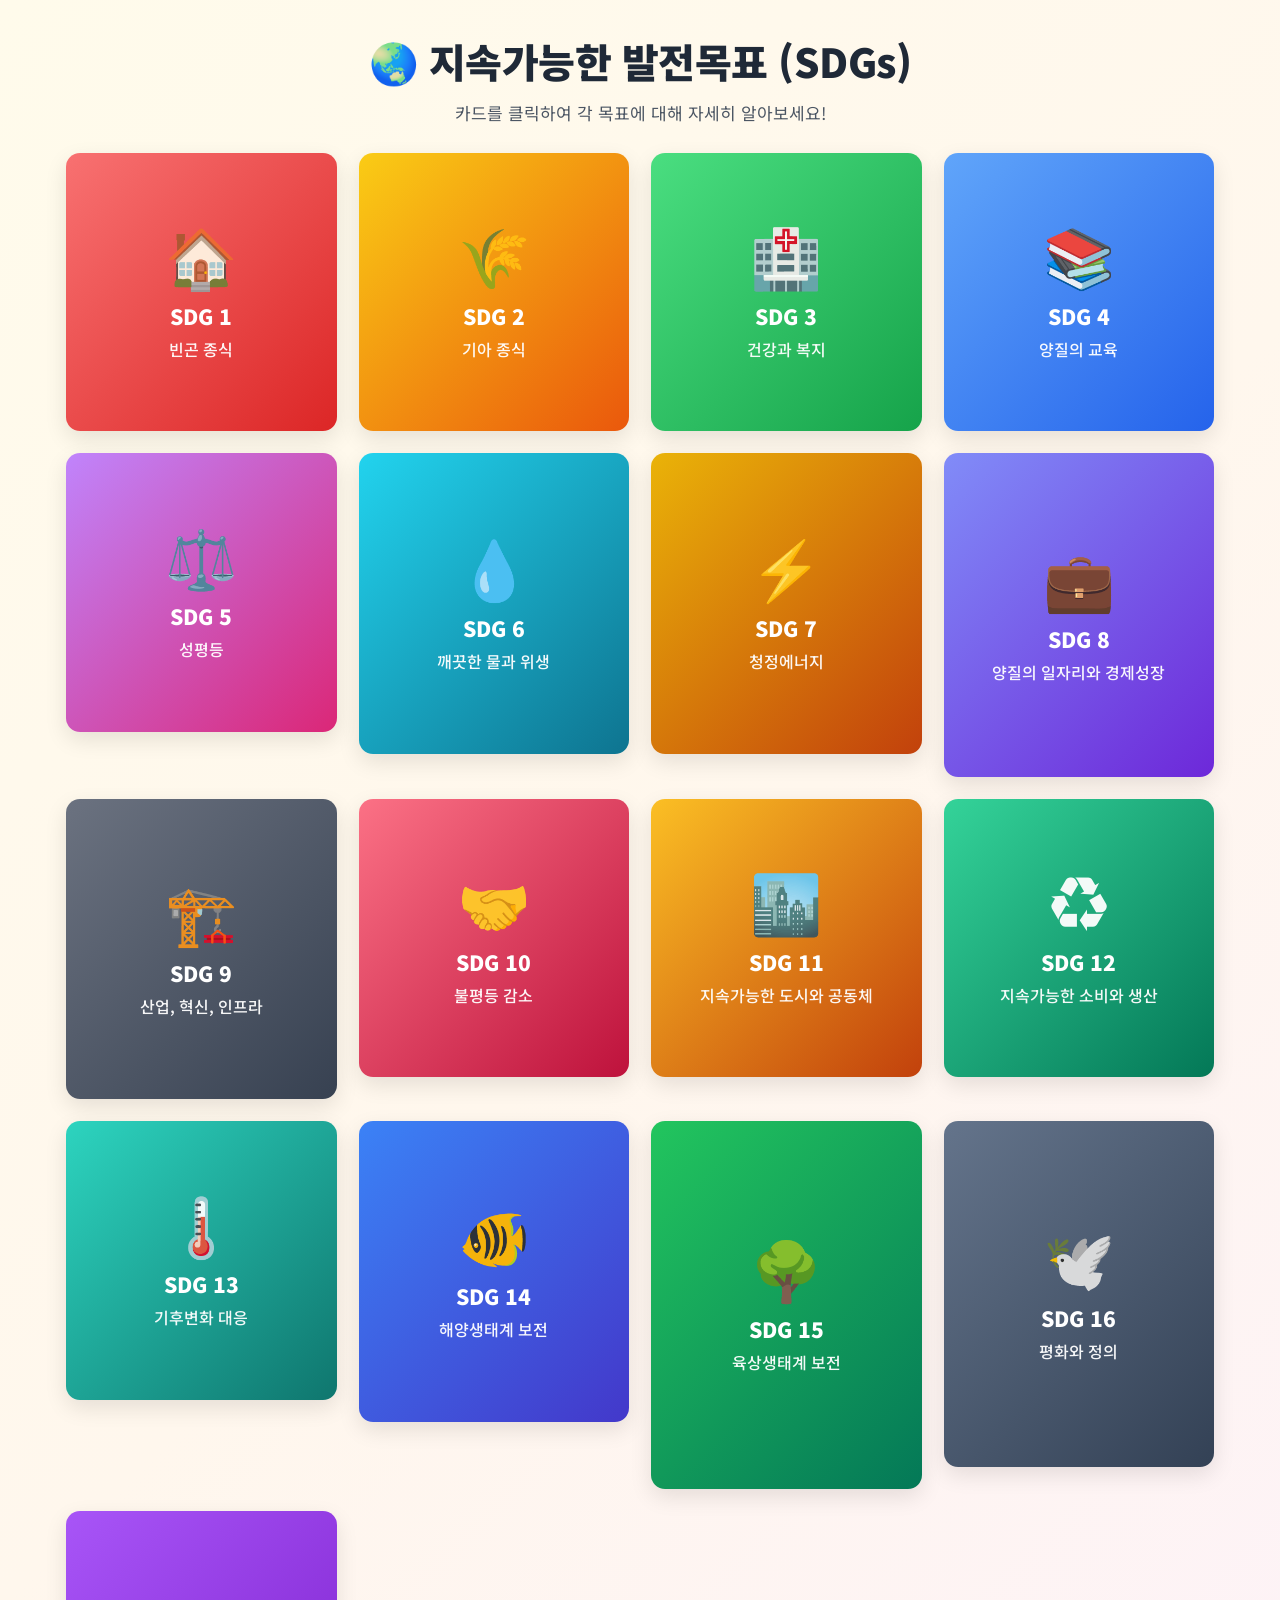
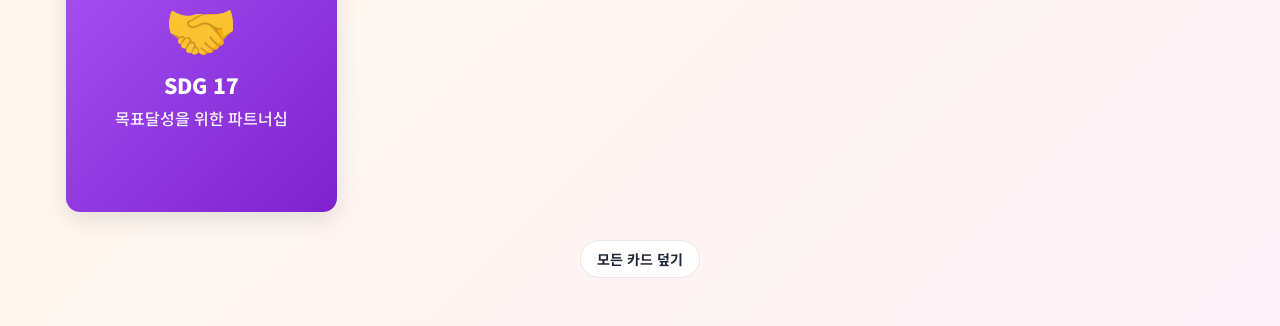
<file: sdgs/index.html>
<!doctype html>
<html lang="ko">
<head>
<meta charset="utf-8">
<meta name="viewport" content="width=device-width, initial-scale=1">
<title>지속가능한 발전목표 (SDGs)</title>
<meta name="description" content="카드를 눌러 지속가능한 발전목표 17가지와 관련 권리를 알아보는 수업용 웹사이트">
<link rel="preconnect" href="https://fonts.googleapis.com">
<link rel="preconnect" href="https://fonts.gstatic.com" crossorigin>
<link rel="stylesheet" href="https://fonts.googleapis.com/css2?family=Noto+Sans+KR:wght@400;500;700;900&display=swap">
<style>
:root{--ink:#1f2937;--muted:#4b5563;--paper:#ffffff;--bg1:#fffbeb;--bg2:#fdf2f8}
*{box-sizing:border-box}
body{margin:0;min-height:100vh;font-family:"Noto Sans KR","Apple SD Gothic Neo","Malgun Gothic",sans-serif;color:var(--ink);
  background:linear-gradient(135deg,var(--bg1),#fff7ed 50%,var(--bg2));word-break:keep-all}
.wrap{max-width:1180px;margin:0 auto;padding:32px 16px 48px}
header{text-align:center;margin-bottom:28px}
h1{margin:0;font-size:clamp(26px,5vw,40px);font-weight:900;letter-spacing:-.5px}
.lead{margin:10px 0 0;color:var(--muted);font-size:clamp(14px,2.4vw,17px)}
.grid{display:grid;grid-template-columns:repeat(4,1fr);gap:22px}
@media (max-width:900px){.grid{grid-template-columns:repeat(3,1fr)}}
@media (max-width:640px){.grid{grid-template-columns:repeat(2,1fr);gap:12px}}
.card{display:flex;perspective:1200px;border:0;padding:0;background:none;font:inherit;color:inherit;cursor:pointer;text-align:center;min-width:0}
.inner{flex:1;width:100%;display:grid;transition:transform .6s cubic-bezier(.2,.7,.2,1);transform-style:preserve-3d;min-height:240px}
.card.open .inner{transform:rotateY(180deg)}
.face{grid-area:1/1;backface-visibility:hidden;-webkit-backface-visibility:hidden;border-radius:14px;box-shadow:0 8px 22px rgba(0,0,0,.10);min-width:0}
.front{display:flex;flex-direction:column;align-items:center;justify-content:center;gap:6px;color:#fff;padding:24px 12px;background:linear-gradient(135deg,var(--c1),var(--c2))}
.front .emo{font-size:clamp(40px,7vw,58px);line-height:1.1;margin-bottom:8px}
.front b{font-size:clamp(17px,2.6vw,21px);font-weight:900}
.front span{font-size:clamp(13px,2vw,16px);font-weight:500;opacity:.95}
.back{transform:rotateY(180deg);background:var(--paper);padding:20px 16px;display:flex;flex-direction:column;align-items:center;gap:8px}
.back .ttl{font-size:clamp(15px,2.2vw,17px);font-weight:900;color:var(--c2)}
.back .emo{font-size:34px;line-height:1.1}
.back .desc{font-size:clamp(12.5px,1.8vw,14px);line-height:1.6;color:#374151}
.rights{width:100%;margin-top:4px;border-radius:10px;padding:10px 8px;font-size:clamp(12px,1.7vw,13px);line-height:1.6;color:var(--c2);
  background:color-mix(in srgb,var(--c1) 12%,#fff)}
.rights strong{display:block;color:#1f2937;font-size:13px}
.card:hover .front{filter:brightness(1.05)}
.card:focus-visible{outline:3px solid #1f2937;outline-offset:4px;border-radius:16px}
.tools{display:flex;justify-content:center;gap:8px;margin-top:28px}
.tools button{font:inherit;font-size:14px;font-weight:700;border:1px solid #e5e7eb;background:#fff;color:var(--ink);border-radius:999px;padding:8px 16px;cursor:pointer}
@media (prefers-reduced-motion:reduce){.inner{transition:none}}
</style>
</head>
<body>
<div class="wrap">
  <header>
    <h1>🌏 지속가능한 발전목표 (SDGs)</h1>
    <p class="lead">카드를 클릭하여 각 목표에 대해 자세히 알아보세요!</p>
  </header>
  <main class="grid" id="grid" aria-label="지속가능한 발전목표 17가지"></main>
  <div class="tools"><button type="button" id="closeAll">모든 카드 덮기</button></div>
</div>
<script>
const SDGS = [
 ["빈곤 종식","🏠","🏘️","모든 형태의 빈곤을 전 세계에서 종식시키는 것을 목표로 합니다.",["인간다운 생활을 할 권리","적절한 주거를 누릴 권리","기본적인 생활을 보장받을 권리"],"#f87171","#dc2626"],
 ["기아 종식","🌾","🍽️","기아를 종식하고 식량 안보를 달성하며 지속가능한 농업을 증진합니다.",["충분한 음식을 섭취할 권리","영양가 있는 식품에 접근할 권리","굶주림으로부터 자유로울 권리"],"#facc15","#ea580c"],
 ["건강과 복지","🏥","💊","모든 연령층을 위한 건강한 삶을 보장하고 복지를 증진합니다.",["건강하게 살 권리","의료 서비스를 받을 권리","안전한 환경에서 살 권리"],"#4ade80","#16a34a"],
 ["양질의 교육","📚","🎓","포용적이고 공평한 양질의 교육을 보장하고 평생학습 기회를 증진합니다.",["배움의 권리","교육받을 권리","지식에 접근할 권리"],"#60a5fa","#2563eb"],
 ["성평등","⚖️","👭","성평등을 달성하고 모든 여성과 소녀의 권한을 강화합니다.",["성별에 관계없이 평등할 권리","차별받지 않을 권리","동등한 기회를 가질 권리"],"#c084fc","#db2777"],
 ["깨끗한 물과 위생","💧","🚿","모든 사람이 물과 위생에 접근할 수 있도록 하고 지속가능한 관리를 보장합니다.",["깨끗한 물을 마실 권리","위생적인 환경에서 살 권리","기본적인 위생시설을 이용할 권리"],"#22d3ee","#0e7490"],
 ["청정에너지","⚡","🌞","모든 사람이 적정가격의 신뢰할 수 있고 지속가능한 현대적 에너지에 접근할 수 있도록 보장합니다.",["에너지를 이용할 권리","깨끗한 환경에서 살 권리","지속가능한 미래를 누릴 권리"],"#eab308","#c2410c"],
 ["양질의 일자리와 경제성장","💼","🏢","지속적이고 포용적이며 지속가능한 경제성장과 완전하고 생산적인 고용, 모든 사람을 위한 양질의 일자리를 증진합니다.",["일할 권리","공정한 임금을 받을 권리","안전한 근무환경에서 일할 권리"],"#818cf8","#6d28d9"],
 ["산업, 혁신, 인프라","🏗️","🔬","회복력 있는 인프라를 구축하고 포용적이고 지속가능한 산업화를 증진하며 혁신을 장려합니다.",["기술 발전의 혜택을 누릴 권리","인프라 서비스를 이용할 권리","혁신에 참여할 권리"],"#6b7280","#374151"],
 ["불평등 감소","🤝","⚖️","국가 내 및 국가 간 불평등을 감소시킵니다.",["평등하게 대우받을 권리","차별받지 않을 권리","공정한 기회를 가질 권리"],"#fb7185","#be123c"],
 ["지속가능한 도시와 공동체","🏙️","🌆","포용적이고 안전하며 회복력 있고 지속가능한 도시와 거주지를 조성합니다.",["안전한 도시에서 살 권리","깨끗한 환경을 누릴 권리","공공서비스를 이용할 권리"],"#fbbf24","#c2410c"],
 ["지속가능한 소비와 생산","♻️","🌱","지속가능한 소비와 생산 패턴을 보장합니다.",["지속가능한 환경에서 살 권리","미래 세대를 위한 환경을 보존할 권리","책임감 있는 소비를 할 권리"],"#34d399","#047857"],
 ["기후변화 대응","🌡️","🌍","기후변화와 그 영향에 맞서기 위한 긴급 조치를 취합니다.",["안전한 기후에서 살 권리","환경재해로부터 보호받을 권리","지속가능한 미래를 누릴 권리"],"#2dd4bf","#0f766e"],
 ["해양생태계 보전","🐠","🌊","지속가능한 발전을 위해 바다, 해양, 해양자원을 보전하고 지속가능하게 이용합니다.",["깨끗한 바다를 누릴 권리","해양자원의 혜택을 받을 권리","건강한 해양환경에서 살 권리"],"#3b82f6","#4338ca"],
 ["육상생태계 보전","🌳","🦋","육상생태계를 보호하고 복원하며 지속가능하게 이용하고, 산림을 지속가능하게 관리하며, 사막화를 방지하고, 토지 황폐화를 중단 및 역전시키고, 생물다양성 손실을 중단시킵니다.",["자연환경을 누릴 권리","생물다양성의 혜택을 받을 권리","건강한 생태계에서 살 권리"],"#22c55e","#047857"],
 ["평화와 정의","🕊️","⚖️","지속가능한 발전을 위한 평화롭고 포용적인 사회를 증진하고, 모든 사람에게 정의에 대한 접근을 제공하며, 모든 수준에서 효과적이고 책임감 있으며 포용적인 제도를 구축합니다.",["평화롭게 살 권리","정의를 받을 권리","폭력으로부터 보호받을 권리"],"#64748b","#334155"],
 ["목표달성을 위한 파트너십","🤝","🌐","지속가능한 발전을 위한 이행수단을 강화하고 글로벌 파트너십을 활성화합니다.",["국제협력의 혜택을 받을 권리","글로벌 공동체에 참여할 권리","지속가능한 발전에 기여할 권리"],"#a855f7","#7e22ce"]
];
const grid = document.getElementById("grid");
grid.innerHTML = SDGS.map(([t,f,b,d,r,c1,c2],i) => `
  <button type="button" class="card" style="--c1:${c1};--c2:${c2}" aria-pressed="false" aria-label="SDG ${i+1} ${t} 카드 뒤집기">
    <span class="inner">
      <span class="face front" aria-hidden="false"><span class="emo">${f}</span><b>SDG ${i+1}</b><span>${t}</span></span>
      <span class="face back" aria-hidden="true">
        <span class="ttl">${t}</span><span class="emo">${b}</span><span class="desc">${d}</span>
        <span class="rights"><strong>관련 권리:</strong>${r.map(x=>"• "+x).join("<br>")}</span>
      </span>
    </span>
  </button>`).join("");
function setOpen(card, open){
  card.classList.toggle("open", open);
  card.setAttribute("aria-pressed", String(open));
  card.querySelector(".front").setAttribute("aria-hidden", String(open));
  card.querySelector(".back").setAttribute("aria-hidden", String(!open));
}
grid.addEventListener("click", e => { const c = e.target.closest(".card"); if (c) setOpen(c, !c.classList.contains("open")); });
document.getElementById("closeAll").addEventListener("click", () => grid.querySelectorAll(".card").forEach(c => setOpen(c, false)));
</script>
</body>
</html>
</file>
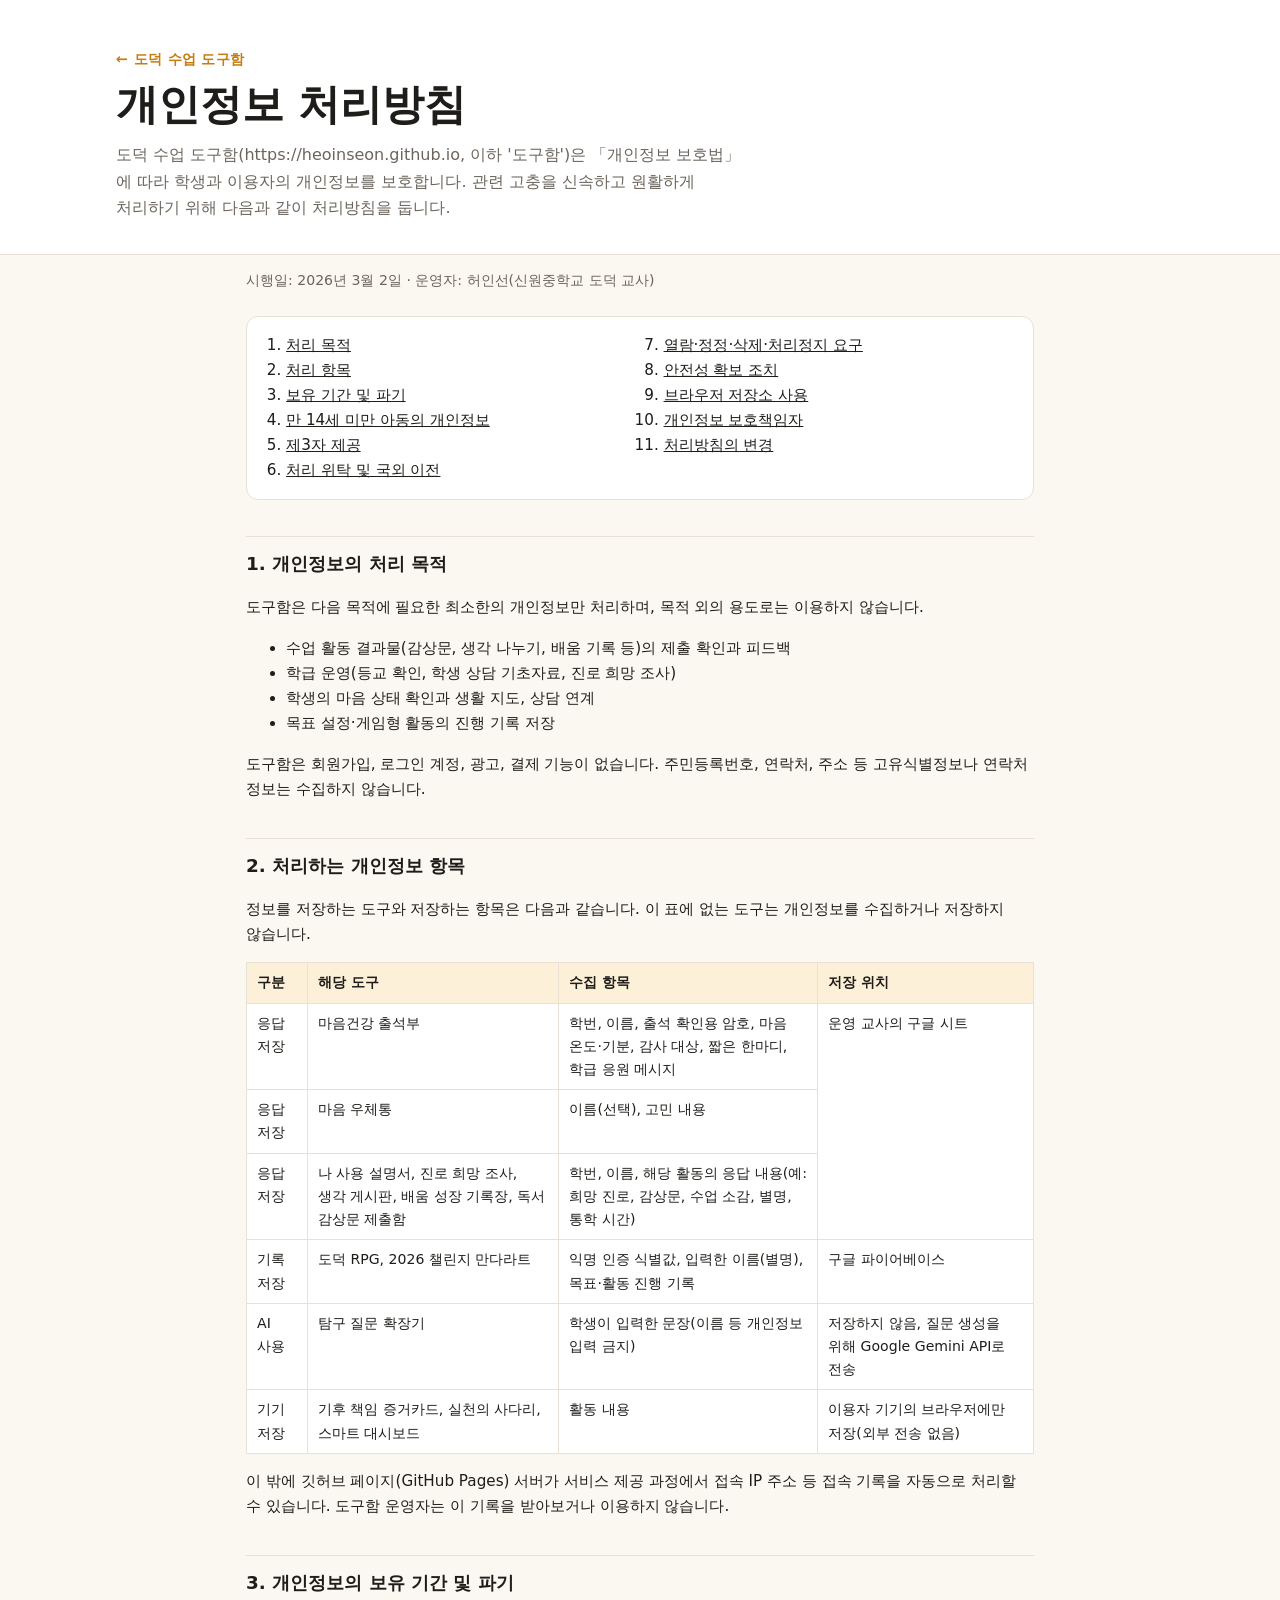
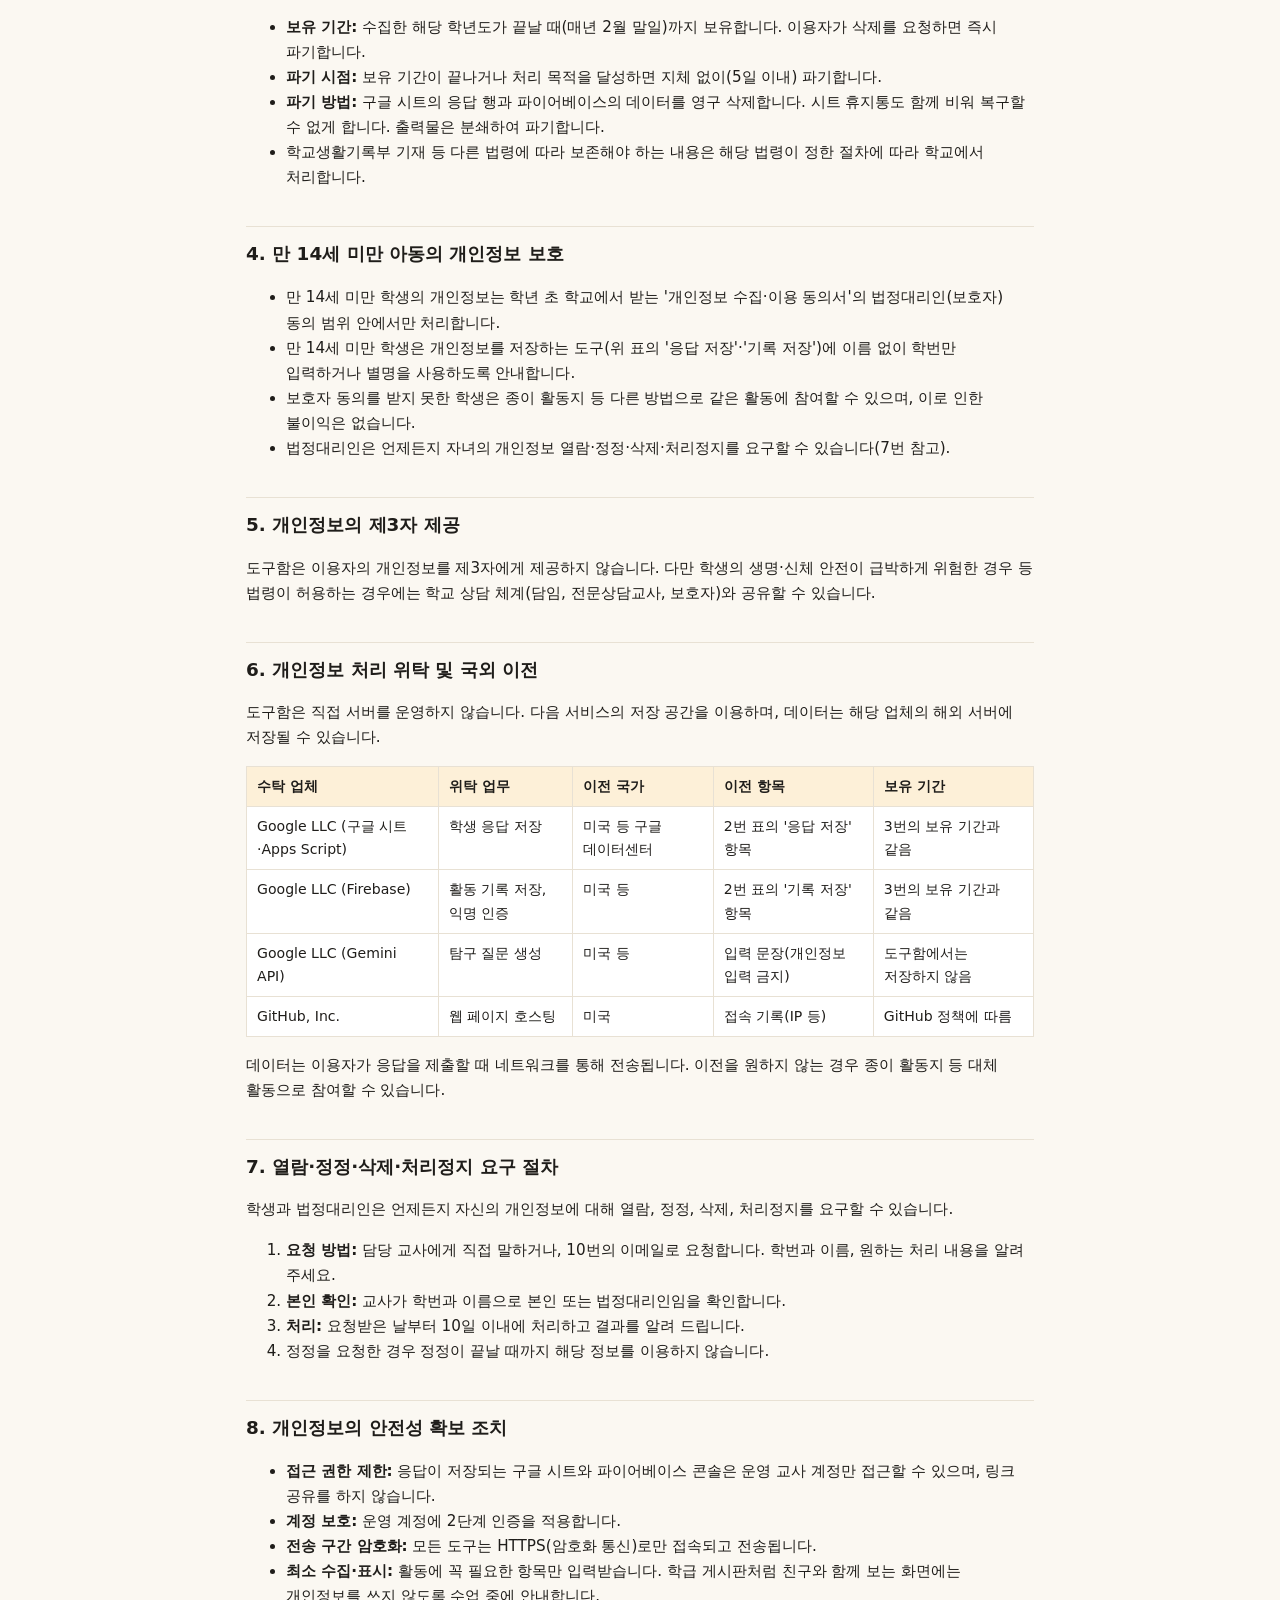
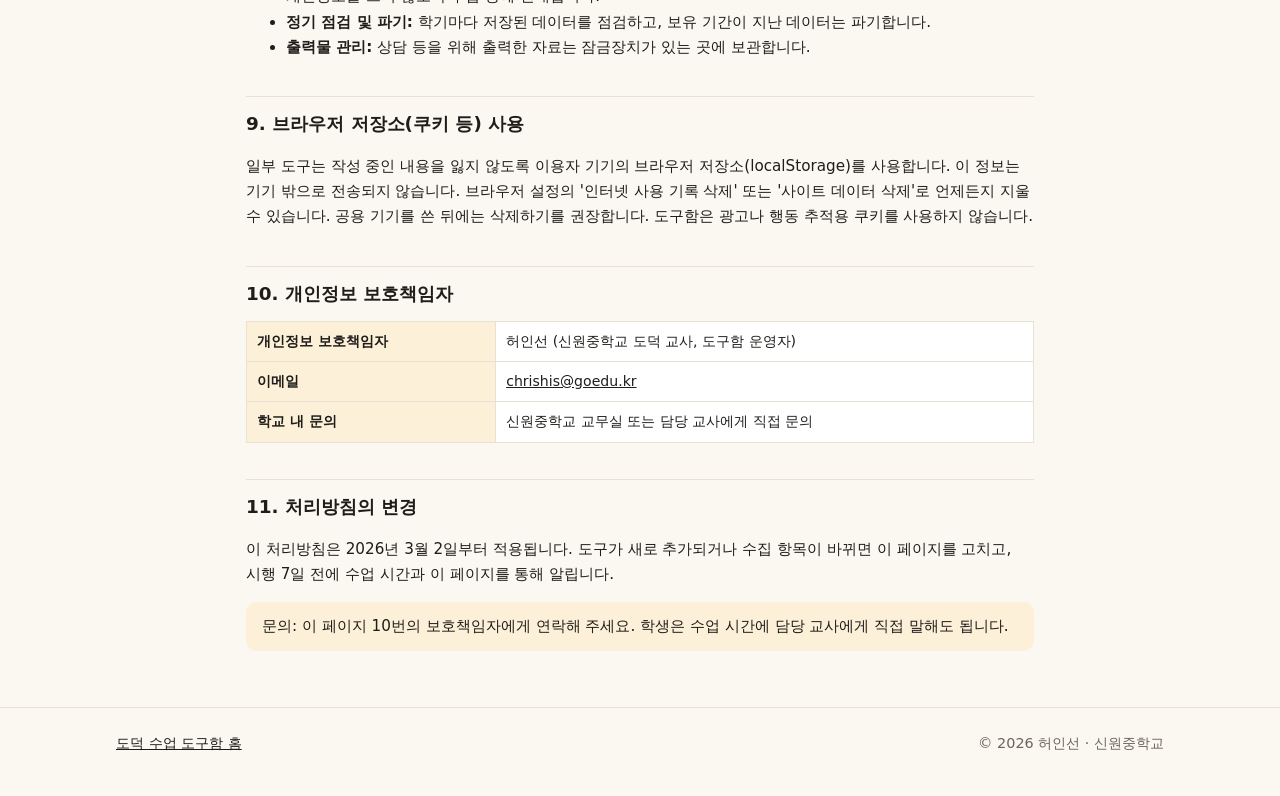
<file: privacy.html>
<!doctype html>
<html lang="ko">
<head>
<meta charset="utf-8">
<meta name="viewport" content="width=device-width, initial-scale=1">
<title>개인정보 처리방침 · 도덕 수업 도구함</title>
<link rel="stylesheet" href="style.css">
</head>
<body>
<header class="hero">
  <div class="wrap">
    <p class="eyebrow"><a href="./" style="text-decoration:none">← 도덕 수업 도구함</a></p>
    <h1>개인정보 처리방침</h1>
    <p class="lead">도덕 수업 도구함(https://heoinseon.github.io, 이하 '도구함')은 「개인정보 보호법」에 따라 학생과 이용자의 개인정보를 보호합니다. 관련 고충을 신속하고 원활하게 처리하기 위해 다음과 같이 처리방침을 둡니다.</p>
  </div>
</header>

<main class="wrap doc">
  <p class="meta">시행일: 2026년 3월 2일 · 운영자: 허인선(신원중학교 도덕 교사)</p>

  <nav class="toc" aria-label="목차">
    <ol>
      <li><a href="#s1">처리 목적</a></li>
      <li><a href="#s2">처리 항목</a></li>
      <li><a href="#s3">보유 기간 및 파기</a></li>
      <li><a href="#s4">만 14세 미만 아동의 개인정보</a></li>
      <li><a href="#s5">제3자 제공</a></li>
      <li><a href="#s6">처리 위탁 및 국외 이전</a></li>
      <li><a href="#s7">열람·정정·삭제·처리정지 요구</a></li>
      <li><a href="#s8">안전성 확보 조치</a></li>
      <li><a href="#s9">브라우저 저장소 사용</a></li>
      <li><a href="#s10">개인정보 보호책임자</a></li>
      <li><a href="#s11">처리방침의 변경</a></li>
    </ol>
  </nav>

  <h2 id="s1">1. 개인정보의 처리 목적</h2>
  <p>도구함은 다음 목적에 필요한 최소한의 개인정보만 처리하며, 목적 외의 용도로는 이용하지 않습니다.</p>
  <ul>
    <li>수업 활동 결과물(감상문, 생각 나누기, 배움 기록 등)의 제출 확인과 피드백</li>
    <li>학급 운영(등교 확인, 학생 상담 기초자료, 진로 희망 조사)</li>
    <li>학생의 마음 상태 확인과 생활 지도, 상담 연계</li>
    <li>목표 설정·게임형 활동의 진행 기록 저장</li>
  </ul>
  <p>도구함은 회원가입, 로그인 계정, 광고, 결제 기능이 없습니다. 주민등록번호, 연락처, 주소 등 고유식별정보나 연락처 정보는 수집하지 않습니다.</p>

  <h2 id="s2">2. 처리하는 개인정보 항목</h2>
  <p>정보를 저장하는 도구와 저장하는 항목은 다음과 같습니다. 이 표에 없는 도구는 개인정보를 수집하거나 저장하지 않습니다.</p>
  <div class="tbl">
  <table>
    <thead><tr><th>구분</th><th>해당 도구</th><th>수집 항목</th><th>저장 위치</th></tr></thead>
    <tbody>
      <tr><td>응답 저장</td><td>마음건강 출석부</td><td>학번, 이름, 출석 확인용 암호, 마음 온도·기분, 감사 대상, 짧은 한마디, 학급 응원 메시지</td><td rowspan="3">운영 교사의 구글 시트</td></tr>
      <tr><td>응답 저장</td><td>마음 우체통</td><td>이름(선택), 고민 내용</td></tr>
      <tr><td>응답 저장</td><td>나 사용 설명서, 진로 희망 조사, 생각 게시판, 배움 성장 기록장, 독서 감상문 제출함</td><td>학번, 이름, 해당 활동의 응답 내용(예: 희망 진로, 감상문, 수업 소감, 별명, 통학 시간)</td></tr>
      <tr><td>기록 저장</td><td>도덕 RPG, 2026 챌린지 만다라트</td><td>익명 인증 식별값, 입력한 이름(별명), 목표·활동 진행 기록</td><td>구글 파이어베이스</td></tr>
      <tr><td>AI 사용</td><td>탐구 질문 확장기</td><td>학생이 입력한 문장(이름 등 개인정보 입력 금지)</td><td>저장하지 않음, 질문 생성을 위해 Google Gemini API로 전송</td></tr>
      <tr><td>기기 저장</td><td>기후 책임 증거카드, 실천의 사다리, 스마트 대시보드</td><td>활동 내용</td><td>이용자 기기의 브라우저에만 저장(외부 전송 없음)</td></tr>
    </tbody>
  </table>
  </div>
  <p>이 밖에 깃허브 페이지(GitHub Pages) 서버가 서비스 제공 과정에서 접속 IP 주소 등 접속 기록을 자동으로 처리할 수 있습니다. 도구함 운영자는 이 기록을 받아보거나 이용하지 않습니다.</p>

  <h2 id="s3">3. 개인정보의 보유 기간 및 파기</h2>
  <ul>
    <li><strong>보유 기간:</strong> 수집한 해당 학년도가 끝날 때(매년 2월 말일)까지 보유합니다. 이용자가 삭제를 요청하면 즉시 파기합니다.</li>
    <li><strong>파기 시점:</strong> 보유 기간이 끝나거나 처리 목적을 달성하면 지체 없이(5일 이내) 파기합니다.</li>
    <li><strong>파기 방법:</strong> 구글 시트의 응답 행과 파이어베이스의 데이터를 영구 삭제합니다. 시트 휴지통도 함께 비워 복구할 수 없게 합니다. 출력물은 분쇄하여 파기합니다.</li>
    <li>학교생활기록부 기재 등 다른 법령에 따라 보존해야 하는 내용은 해당 법령이 정한 절차에 따라 학교에서 처리합니다.</li>
  </ul>

  <h2 id="s4">4. 만 14세 미만 아동의 개인정보 보호</h2>
  <ul>
    <li>만 14세 미만 학생의 개인정보는 학년 초 학교에서 받는 '개인정보 수집·이용 동의서'의 법정대리인(보호자) 동의 범위 안에서만 처리합니다.</li>
    <li>만 14세 미만 학생은 개인정보를 저장하는 도구(위 표의 '응답 저장'·'기록 저장')에 이름 없이 학번만 입력하거나 별명을 사용하도록 안내합니다.</li>
    <li>보호자 동의를 받지 못한 학생은 종이 활동지 등 다른 방법으로 같은 활동에 참여할 수 있으며, 이로 인한 불이익은 없습니다.</li>
    <li>법정대리인은 언제든지 자녀의 개인정보 열람·정정·삭제·처리정지를 요구할 수 있습니다(7번 참고).</li>
  </ul>

  <h2 id="s5">5. 개인정보의 제3자 제공</h2>
  <p>도구함은 이용자의 개인정보를 제3자에게 제공하지 않습니다. 다만 학생의 생명·신체 안전이 급박하게 위험한 경우 등 법령이 허용하는 경우에는 학교 상담 체계(담임, 전문상담교사, 보호자)와 공유할 수 있습니다.</p>

  <h2 id="s6">6. 개인정보 처리 위탁 및 국외 이전</h2>
  <p>도구함은 직접 서버를 운영하지 않습니다. 다음 서비스의 저장 공간을 이용하며, 데이터는 해당 업체의 해외 서버에 저장될 수 있습니다.</p>
  <div class="tbl">
  <table>
    <thead><tr><th>수탁 업체</th><th>위탁 업무</th><th>이전 국가</th><th>이전 항목</th><th>보유 기간</th></tr></thead>
    <tbody>
      <tr><td>Google LLC (구글 시트·Apps Script)</td><td>학생 응답 저장</td><td>미국 등 구글 데이터센터</td><td>2번 표의 '응답 저장' 항목</td><td>3번의 보유 기간과 같음</td></tr>
      <tr><td>Google LLC (Firebase)</td><td>활동 기록 저장, 익명 인증</td><td>미국 등</td><td>2번 표의 '기록 저장' 항목</td><td>3번의 보유 기간과 같음</td></tr>
      <tr><td>Google LLC (Gemini API)</td><td>탐구 질문 생성</td><td>미국 등</td><td>입력 문장(개인정보 입력 금지)</td><td>도구함에서는 저장하지 않음</td></tr>
      <tr><td>GitHub, Inc.</td><td>웹 페이지 호스팅</td><td>미국</td><td>접속 기록(IP 등)</td><td>GitHub 정책에 따름</td></tr>
    </tbody>
  </table>
  </div>
  <p>데이터는 이용자가 응답을 제출할 때 네트워크를 통해 전송됩니다. 이전을 원하지 않는 경우 종이 활동지 등 대체 활동으로 참여할 수 있습니다.</p>

  <h2 id="s7">7. 열람·정정·삭제·처리정지 요구 절차</h2>
  <p>학생과 법정대리인은 언제든지 자신의 개인정보에 대해 열람, 정정, 삭제, 처리정지를 요구할 수 있습니다.</p>
  <ol>
    <li><strong>요청 방법:</strong> 담당 교사에게 직접 말하거나, 10번의 이메일로 요청합니다. 학번과 이름, 원하는 처리 내용을 알려 주세요.</li>
    <li><strong>본인 확인:</strong> 교사가 학번과 이름으로 본인 또는 법정대리인임을 확인합니다.</li>
    <li><strong>처리:</strong> 요청받은 날부터 10일 이내에 처리하고 결과를 알려 드립니다.</li>
    <li>정정을 요청한 경우 정정이 끝날 때까지 해당 정보를 이용하지 않습니다.</li>
  </ol>

  <h2 id="s8">8. 개인정보의 안전성 확보 조치</h2>
  <ul>
    <li><strong>접근 권한 제한:</strong> 응답이 저장되는 구글 시트와 파이어베이스 콘솔은 운영 교사 계정만 접근할 수 있으며, 링크 공유를 하지 않습니다.</li>
    <li><strong>계정 보호:</strong> 운영 계정에 2단계 인증을 적용합니다.</li>
    <li><strong>전송 구간 암호화:</strong> 모든 도구는 HTTPS(암호화 통신)로만 접속되고 전송됩니다.</li>
    <li><strong>최소 수집·표시:</strong> 활동에 꼭 필요한 항목만 입력받습니다. 학급 게시판처럼 친구와 함께 보는 화면에는 개인정보를 쓰지 않도록 수업 중에 안내합니다.</li>
    <li><strong>정기 점검 및 파기:</strong> 학기마다 저장된 데이터를 점검하고, 보유 기간이 지난 데이터는 파기합니다.</li>
    <li><strong>출력물 관리:</strong> 상담 등을 위해 출력한 자료는 잠금장치가 있는 곳에 보관합니다.</li>
  </ul>

  <h2 id="s9">9. 브라우저 저장소(쿠키 등) 사용</h2>
  <p>일부 도구는 작성 중인 내용을 잃지 않도록 이용자 기기의 브라우저 저장소(localStorage)를 사용합니다. 이 정보는 기기 밖으로 전송되지 않습니다. 브라우저 설정의 '인터넷 사용 기록 삭제' 또는 '사이트 데이터 삭제'로 언제든지 지울 수 있습니다. 공용 기기를 쓴 뒤에는 삭제하기를 권장합니다. 도구함은 광고나 행동 추적용 쿠키를 사용하지 않습니다.</p>

  <h2 id="s10">10. 개인정보 보호책임자</h2>
  <div class="tbl">
  <table>
    <tbody>
      <tr><th>개인정보 보호책임자</th><td>허인선 (신원중학교 도덕 교사, 도구함 운영자)</td></tr>
      <tr><th>이메일</th><td><a href="mailto:chrishis@goedu.kr">chrishis@goedu.kr</a></td></tr>
      <tr><th>학교 내 문의</th><td>신원중학교 교무실 또는 담당 교사에게 직접 문의</td></tr>
    </tbody>
  </table>
  </div>

  <h2 id="s11">11. 처리방침의 변경</h2>
  <p>이 처리방침은 2026년 3월 2일부터 적용됩니다. 도구가 새로 추가되거나 수집 항목이 바뀌면 이 페이지를 고치고, 시행 7일 전에 수업 시간과 이 페이지를 통해 알립니다.</p>
  <p class="note">문의: 이 페이지 10번의 보호책임자에게 연락해 주세요. 학생은 수업 시간에 담당 교사에게 직접 말해도 됩니다.</p>
</main>

<footer class="foot">
  <div class="wrap">
    <a href="./">도덕 수업 도구함 홈</a>
    <span>© 2026 허인선 · 신원중학교</span>
  </div>
</footer>
</body>
</html>
</file>
<file: style.css>
:root{
  --bg:#fbf8f2; --surface:#ffffff; --ink:#1f1d1a; --muted:#6b655c; --line:#e8e1d4;
  --accent:#c77d12; --accent-soft:#fdf0d8;
  --gs:#1e7a46; --gs-bg:#e3f4ea; --fb:#b5520f; --fb-bg:#fde9da;
  --ai:#5b3fb8; --ai-bg:#ece7fb; --ls:#4a5868; --ls-bg:#e8edf2;
}
@media (prefers-color-scheme: dark){
  :root{
    --bg:#191714; --surface:#221f1b; --ink:#f1ece4; --muted:#a8a095; --line:#38332c;
    --accent:#f0a83a; --accent-soft:#3a2e1a;
    --gs:#7fd3a2; --gs-bg:#1f3428; --fb:#f4a774; --fb-bg:#3b271a;
    --ai:#b9a6f5; --ai-bg:#2d2547; --ls:#b4c0cc; --ls-bg:#2a3038;
  }
}
*{box-sizing:border-box}
body{margin:0;background:var(--bg);color:var(--ink);
  font-family:"Pretendard","Apple SD Gothic Neo","Malgun Gothic","Noto Sans KR",system-ui,sans-serif;
  line-height:1.65;word-break:keep-all}
a{color:inherit}
.wrap{max-width:1080px;margin:0 auto;padding:0 16px}
.hero{border-bottom:1px solid var(--line);background:var(--surface);padding:48px 0 32px}
.eyebrow{margin:0;color:var(--accent);font-weight:700;font-size:.9rem;letter-spacing:.02em}
.hero h1{margin:.2em 0 .3em;font-size:clamp(1.8rem,5vw,2.6rem);line-height:1.2}
.lead{max-width:640px;color:var(--muted);margin:0}
.quick{display:flex;flex-wrap:wrap;gap:8px;margin-top:20px}
.quick a{text-decoration:none;padding:8px 14px;border:1px solid var(--line);border-radius:999px;font-size:.92rem;background:var(--bg)}
.quick a:hover{border-color:var(--accent);color:var(--accent)}
.legend{display:flex;flex-wrap:wrap;gap:8px 18px;align-items:center;margin:28px 0 8px;padding:14px 16px;
  background:var(--surface);border:1px solid var(--line);border-radius:12px;font-size:.85rem;color:var(--muted)}
.legend strong{color:var(--ink)}
.group{margin-top:36px}
.group h2{font-size:1.25rem;margin:0 0 14px}
.group h2 small{color:var(--muted);font-weight:500;font-size:.85rem;margin-left:4px}
.grid{display:grid;grid-template-columns:repeat(auto-fill,minmax(240px,1fr));gap:12px}
.card{display:flex;flex-direction:column;gap:6px;text-decoration:none;background:var(--surface);
  border:1px solid var(--line);border-radius:12px;padding:16px;transition:border-color .15s,transform .15s}
.card:hover{border-color:var(--accent);transform:translateY(-2px)}
.card-top{display:flex;justify-content:space-between;gap:8px;align-items:flex-start}
.card h3{margin:0;font-size:1rem;line-height:1.4}
.card p{margin:0;color:var(--muted);font-size:.88rem;flex:1}
.card .url{font-size:.78rem;color:var(--muted);font-family:ui-monospace,Menlo,monospace}
.badge{flex-shrink:0;font-size:.72rem;font-weight:700;padding:2px 8px;border-radius:999px;white-space:nowrap}
.b-gs{color:var(--gs);background:var(--gs-bg)} .b-fb{color:var(--fb);background:var(--fb-bg)}
.b-ai{color:var(--ai);background:var(--ai-bg)} .b-ls{color:var(--ls);background:var(--ls-bg)}
.panel{margin-top:48px;background:var(--surface);border:1px solid var(--line);border-radius:16px;padding:24px}
.panel h2{margin:0 0 12px;font-size:1.25rem}
.panel h3{font-size:1rem;margin:0 0 6px}
.cols{display:grid;grid-template-columns:repeat(auto-fit,minmax(260px,1fr));gap:24px}
.panel ul,.panel ol{margin:0;padding-left:1.2em;color:var(--muted);font-size:.93rem}
.contact{display:grid;grid-template-columns:max-content 1fr;gap:6px 16px;margin:16px 0 0}
.contact dt{font-weight:700} .contact dd{margin:0}
.foot{margin-top:56px;border-top:1px solid var(--line);padding:24px 0 40px;font-size:.9rem;color:var(--muted)}
.foot .wrap{display:flex;flex-wrap:wrap;gap:12px 24px;justify-content:space-between}
.foot a{color:var(--ink)}
/* 처리방침 문서 */
.doc{max-width:820px}
.doc h2{font-size:1.15rem;margin:36px 0 10px;padding-top:12px;border-top:1px solid var(--line)}
.doc p,.doc li{font-size:.95rem}
.doc .meta{color:var(--muted);font-size:.88rem}
.toc{background:var(--surface);border:1px solid var(--line);border-radius:12px;padding:16px 20px;margin:24px 0}
.toc ol{margin:0;padding-left:1.3em;columns:2;column-gap:28px;font-size:.92rem}
@media (max-width:560px){.toc ol{columns:1}}
.tbl{width:100%;overflow-x:auto;margin:12px 0}
table{border-collapse:collapse;width:100%;min-width:560px;font-size:.88rem;background:var(--surface)}
th,td{border:1px solid var(--line);padding:8px 10px;text-align:left;vertical-align:top}
th{background:var(--accent-soft)}
.note{background:var(--accent-soft);border-radius:10px;padding:12px 16px;font-size:.92rem}
/* 도구함 입장 */
.gate{margin:32px 0 8px;background:var(--surface);border:1px solid var(--line);border-radius:16px;padding:28px 24px;text-align:center}
.gate h2{margin:0 0 6px;font-size:1.25rem}
.gate p{margin:0 0 14px;color:var(--muted);font-size:.93rem}
.gate form{display:flex;gap:8px;justify-content:center;flex-wrap:wrap}
.gate input{font:inherit;padding:10px 14px;border:1px solid var(--line);border-radius:10px;background:var(--bg);color:var(--ink);width:min(260px,100%)}
.gate button{font:inherit;font-weight:700;padding:10px 20px;border:0;border-radius:10px;background:var(--accent);color:#fff;cursor:pointer}
.gate-msg{min-height:1.4em;margin:12px 0 4px!important;color:var(--fb)!important}
.gate-note{font-size:.85rem!important;margin:0!important}
.sr{position:absolute;width:1px;height:1px;overflow:hidden;clip:rect(0 0 0 0)}
.relock{display:flex;justify-content:flex-end;margin:24px 0 0}
.relock button{font:inherit;font-size:.9rem;padding:8px 14px;border:1px solid var(--line);border-radius:999px;background:var(--surface);color:var(--ink);cursor:pointer}
.relock button:hover{border-color:var(--accent);color:var(--accent)}
</file>
